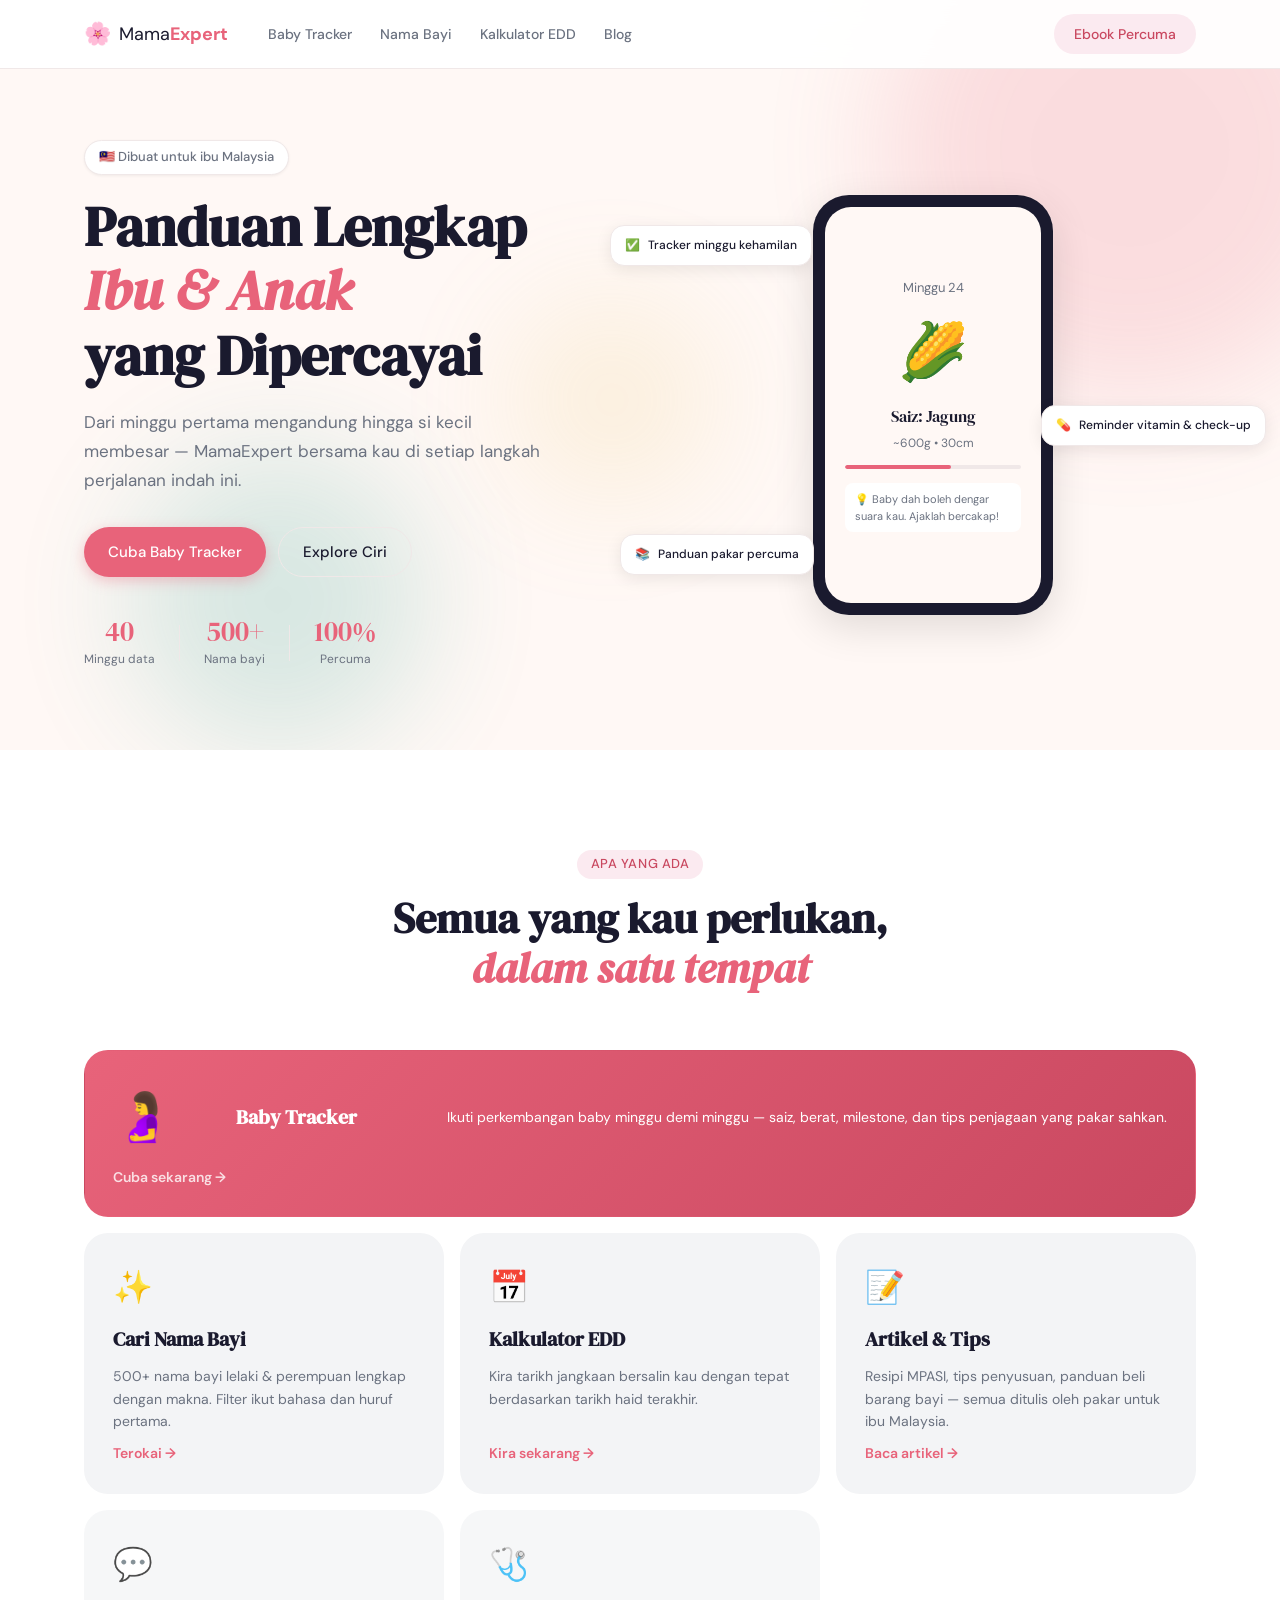
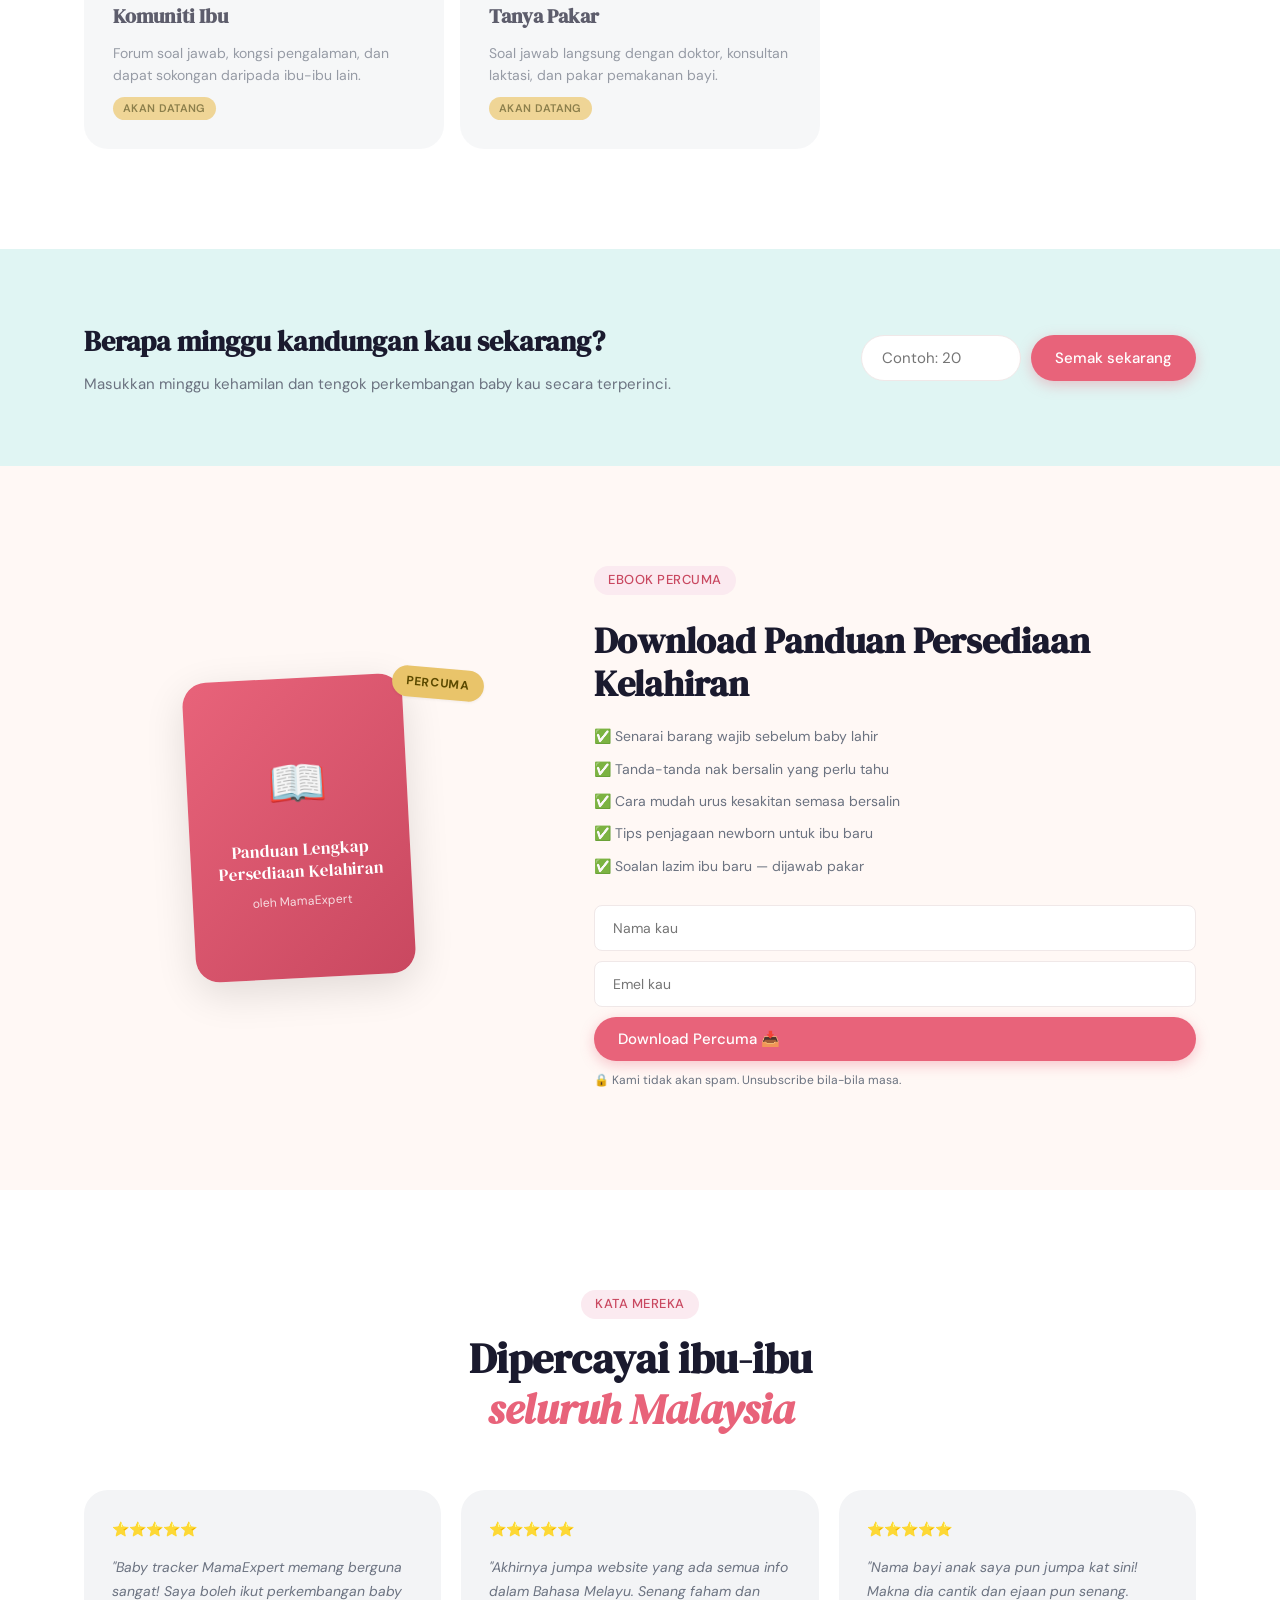
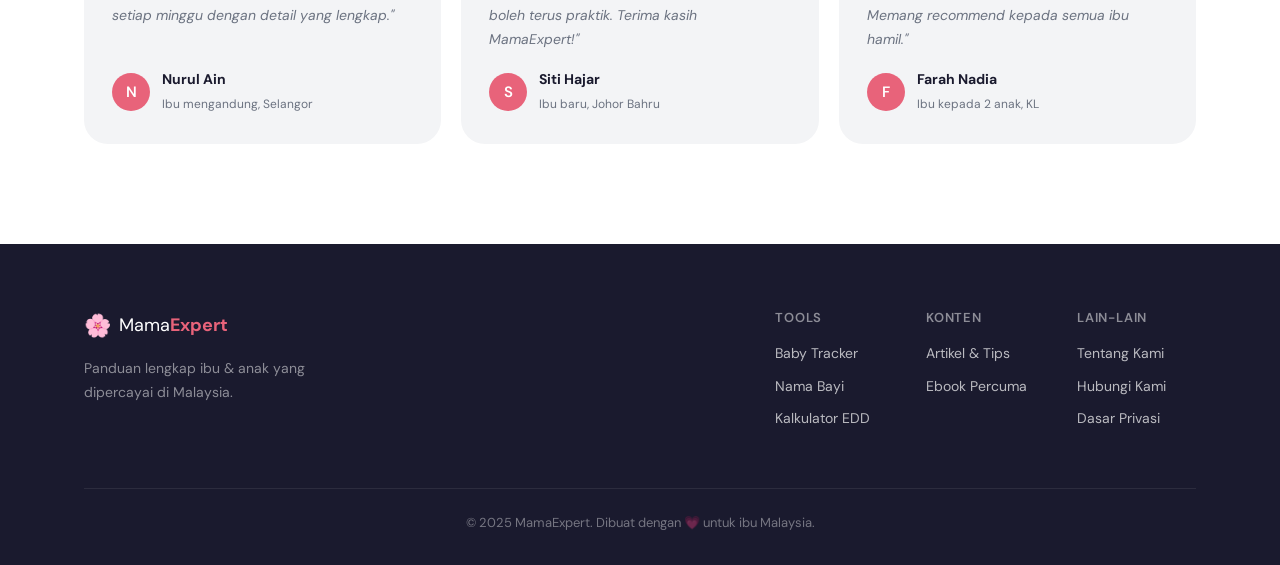
<file: index.html>
<!DOCTYPE html>
<html lang="ms">
<head>
  <meta charset="UTF-8" />
  <meta name="viewport" content="width=device-width, initial-scale=1.0" />
  <meta name="description" content="MamaExpert — Panduan lengkap untuk ibu hamil dan ibu baru di Malaysia. Baby tracker, tips penjagaan, nama bayi, dan lebih lagi." />
  <title>MamaExpert | Panduan Ibu & Anak Malaysia</title>
  <link rel="preconnect" href="https://fonts.googleapis.com" />
  <link rel="preconnect" href="https://fonts.gstatic.com" crossorigin />
  <link href="https://fonts.googleapis.com/css2?family=DM+Serif+Display:ital@0;1&family=DM+Sans:wght@300;400;500;600&display=swap" rel="stylesheet" />
  <link rel="stylesheet" href="css/style.css" />
</head>
<body>

  <!-- NAV -->
  <nav class="nav" id="nav">
    <div class="nav-inner">
      <a href="index.html" class="logo">
        <span class="logo-icon">🌸</span>
        <span class="logo-text">Mama<strong>Expert</strong></span>
      </a>
      <ul class="nav-links">
        <li><a href="pages/tracker.html">Baby Tracker</a></li>
        <li><a href="pages/nama-bayi.html">Nama Bayi</a></li>
        <li><a href="pages/kalkulator.html">Kalkulator EDD</a></li>
        <li><a href="pages/blog/">Blog</a></li>
      </ul>
      <a href="#ebook" class="btn btn-nav">Ebook Percuma</a>
      <button class="burger" id="burger" aria-label="Menu">
        <span></span><span></span><span></span>
      </button>
    </div>
    <div class="mobile-menu" id="mobileMenu">
      <a href="pages/tracker.html">Baby Tracker</a>
      <a href="pages/nama-bayi.html">Nama Bayi</a>
      <a href="pages/kalkulator.html">Kalkulator EDD</a>
      <a href="pages/blog/">Blog</a>
      <a href="#ebook" class="btn btn-nav">Ebook Percuma</a>
    </div>
  </nav>

  <!-- HERO -->
  <section class="hero">
    <div class="hero-bg">
      <div class="blob blob-1"></div>
      <div class="blob blob-2"></div>
      <div class="blob blob-3"></div>
    </div>
    <div class="container hero-inner">
      <div class="hero-text">
        <div class="hero-badge">🇲🇾 Dibuat untuk ibu Malaysia</div>
        <h1 class="hero-title">
          Panduan Lengkap<br />
          <em>Ibu & Anak</em><br />
          yang Dipercayai
        </h1>
        <p class="hero-desc">
          Dari minggu pertama mengandung hingga si kecil membesar —
          MamaExpert bersama kau di setiap langkah perjalanan indah ini.
        </p>
        <div class="hero-cta">
          <a href="pages/tracker.html" class="btn btn-primary">Cuba Baby Tracker</a>
          <a href="#features" class="btn btn-ghost">Explore Ciri</a>
        </div>
        <div class="hero-stats">
          <div class="stat-item">
            <span class="stat-num">40</span>
            <span class="stat-label">Minggu data</span>
          </div>
          <div class="stat-divider"></div>
          <div class="stat-item">
            <span class="stat-num">500+</span>
            <span class="stat-label">Nama bayi</span>
          </div>
          <div class="stat-divider"></div>
          <div class="stat-item">
            <span class="stat-num">100%</span>
            <span class="stat-label">Percuma</span>
          </div>
        </div>
      </div>
      <div class="hero-visual">
        <div class="phone-mockup">
          <div class="phone-screen">
            <div class="tracker-preview">
              <div class="tracker-week">Minggu <span id="weekNum">24</span></div>
              <div class="tracker-fruit">🌽</div>
              <div class="tracker-size">Saiz: Jagung</div>
              <div class="tracker-weight">~600g • 30cm</div>
              <div class="tracker-bar">
                <div class="tracker-fill" style="width: 60%"></div>
              </div>
              <div class="tracker-tip">
                💡 Baby dah boleh dengar suara kau. Ajaklah bercakap!
              </div>
            </div>
          </div>
        </div>
        <div class="float-card card-1">
          <span>✅</span> Tracker minggu kehamilan
        </div>
        <div class="float-card card-2">
          <span>💊</span> Reminder vitamin & check-up
        </div>
        <div class="float-card card-3">
          <span>📚</span> Panduan pakar percuma
        </div>
      </div>
    </div>
  </section>

  <!-- FEATURES -->
  <section class="features" id="features">
    <div class="container">
      <div class="section-header">
        <p class="section-tag">Apa yang ada</p>
        <h2 class="section-title">Semua yang kau perlukan,<br /><em>dalam satu tempat</em></h2>
      </div>
      <div class="features-grid">

        <a href="pages/tracker.html" class="feature-card feature-main">
          <div class="feature-icon">🤰</div>
          <h3>Baby Tracker</h3>
          <p>Ikuti perkembangan baby minggu demi minggu — saiz, berat, milestone, dan tips penjagaan yang pakar sahkan.</p>
          <span class="feature-link">Cuba sekarang →</span>
        </a>

        <a href="pages/nama-bayi.html" class="feature-card">
          <div class="feature-icon">✨</div>
          <h3>Cari Nama Bayi</h3>
          <p>500+ nama bayi lelaki & perempuan lengkap dengan makna. Filter ikut bahasa dan huruf pertama.</p>
          <span class="feature-link">Terokai →</span>
        </a>

        <a href="pages/kalkulator.html" class="feature-card">
          <div class="feature-icon">📅</div>
          <h3>Kalkulator EDD</h3>
          <p>Kira tarikh jangkaan bersalin kau dengan tepat berdasarkan tarikh haid terakhir.</p>
          <span class="feature-link">Kira sekarang →</span>
        </a>

        <a href="pages/blog/" class="feature-card">
          <div class="feature-icon">📝</div>
          <h3>Artikel & Tips</h3>
          <p>Resipi MPASI, tips penyusuan, panduan beli barang bayi — semua ditulis oleh pakar untuk ibu Malaysia.</p>
          <span class="feature-link">Baca artikel →</span>
        </a>

        <div class="feature-card feature-coming">
          <div class="feature-icon">💬</div>
          <h3>Komuniti Ibu</h3>
          <p>Forum soal jawab, kongsi pengalaman, dan dapat sokongan daripada ibu-ibu lain.</p>
          <span class="coming-badge">Akan datang</span>
        </div>

        <div class="feature-card feature-coming">
          <div class="feature-icon">🩺</div>
          <h3>Tanya Pakar</h3>
          <p>Soal jawab langsung dengan doktor, konsultan laktasi, dan pakar pemakanan bayi.</p>
          <span class="coming-badge">Akan datang</span>
        </div>

      </div>
    </div>
  </section>

  <!-- TRACKER CTA -->
  <section class="tracker-cta">
    <div class="container">
      <div class="tracker-cta-inner">
        <div class="tracker-cta-text">
          <h2>Berapa minggu kandungan kau sekarang?</h2>
          <p>Masukkan minggu kehamilan dan tengok perkembangan baby kau secara terperinci.</p>
        </div>
        <div class="tracker-cta-input">
          <input type="number" id="quickWeek" placeholder="Contoh: 20" min="1" max="40" />
          <button class="btn btn-primary" onclick="goToTracker()">Semak sekarang</button>
        </div>
      </div>
    </div>
  </section>

  <!-- EBOOK -->
  <section class="ebook" id="ebook">
    <div class="container">
      <div class="ebook-inner">
        <div class="ebook-visual">
          <div class="ebook-cover">
            <div class="ebook-cover-inner">
              <div class="ebook-icon">📖</div>
              <div class="ebook-cover-title">Panduan Lengkap<br />Persediaan Kelahiran</div>
              <div class="ebook-cover-sub">oleh MamaExpert</div>
            </div>
          </div>
          <div class="ebook-badge">PERCUMA</div>
        </div>
        <div class="ebook-text">
          <p class="section-tag">Ebook percuma</p>
          <h2>Download Panduan Persediaan Kelahiran</h2>
          <ul class="ebook-list">
            <li>✅ Senarai barang wajib sebelum baby lahir</li>
            <li>✅ Tanda-tanda nak bersalin yang perlu tahu</li>
            <li>✅ Cara mudah urus kesakitan semasa bersalin</li>
            <li>✅ Tips penjagaan newborn untuk ibu baru</li>
            <li>✅ Soalan lazim ibu baru — dijawab pakar</li>
          </ul>
          <form class="ebook-form" onsubmit="submitEbook(event)">
            <input type="text" placeholder="Nama kau" required />
            <input type="email" placeholder="Emel kau" required />
            <button type="submit" class="btn btn-primary">Download Percuma 📥</button>
          </form>
          <p class="ebook-note">🔒 Kami tidak akan spam. Unsubscribe bila-bila masa.</p>
        </div>
      </div>
    </div>
  </section>

  <!-- TESTIMONIAL -->
  <section class="testimonials">
    <div class="container">
      <div class="section-header">
        <p class="section-tag">Kata mereka</p>
        <h2 class="section-title">Dipercayai ibu-ibu<br /><em>seluruh Malaysia</em></h2>
      </div>
      <div class="testi-grid">
        <div class="testi-card">
          <div class="testi-stars">⭐⭐⭐⭐⭐</div>
          <p>"Baby tracker MamaExpert memang berguna sangat! Saya boleh ikut perkembangan baby setiap minggu dengan detail yang lengkap."</p>
          <div class="testi-author">
            <div class="testi-avatar">N</div>
            <div>
              <strong>Nurul Ain</strong>
              <span>Ibu mengandung, Selangor</span>
            </div>
          </div>
        </div>
        <div class="testi-card">
          <div class="testi-stars">⭐⭐⭐⭐⭐</div>
          <p>"Akhirnya jumpa website yang ada semua info dalam Bahasa Melayu. Senang faham dan boleh terus praktik. Terima kasih MamaExpert!"</p>
          <div class="testi-author">
            <div class="testi-avatar">S</div>
            <div>
              <strong>Siti Hajar</strong>
              <span>Ibu baru, Johor Bahru</span>
            </div>
          </div>
        </div>
        <div class="testi-card">
          <div class="testi-stars">⭐⭐⭐⭐⭐</div>
          <p>"Nama bayi anak saya pun jumpa kat sini! Makna dia cantik dan ejaan pun senang. Memang recommend kepada semua ibu hamil."</p>
          <div class="testi-author">
            <div class="testi-avatar">F</div>
            <div>
              <strong>Farah Nadia</strong>
              <span>Ibu kepada 2 anak, KL</span>
            </div>
          </div>
        </div>
      </div>
    </div>
  </section>

  <!-- FOOTER -->
  <footer class="footer">
    <div class="container">
      <div class="footer-inner">
        <div class="footer-brand">
          <a href="index.html" class="logo">
            <span class="logo-icon">🌸</span>
            <span class="logo-text">Mama<strong>Expert</strong></span>
          </a>
          <p>Panduan lengkap ibu & anak yang dipercayai di Malaysia.</p>
        </div>
        <div class="footer-links">
          <div class="footer-col">
            <h4>Tools</h4>
            <a href="pages/tracker.html">Baby Tracker</a>
            <a href="pages/nama-bayi.html">Nama Bayi</a>
            <a href="pages/kalkulator.html">Kalkulator EDD</a>
          </div>
          <div class="footer-col">
            <h4>Konten</h4>
            <a href="pages/blog/">Artikel & Tips</a>
            <a href="#ebook">Ebook Percuma</a>
          </div>
          <div class="footer-col">
            <h4>Lain-lain</h4>
            <a href="#">Tentang Kami</a>
            <a href="#">Hubungi Kami</a>
            <a href="#">Dasar Privasi</a>
          </div>
        </div>
      </div>
      <div class="footer-bottom">
        <p>© 2025 MamaExpert. Dibuat dengan 💗 untuk ibu Malaysia.</p>
      </div>
    </div>
  </footer>

  <script src="js/main.js"></script>
</body>
</html>
</file>
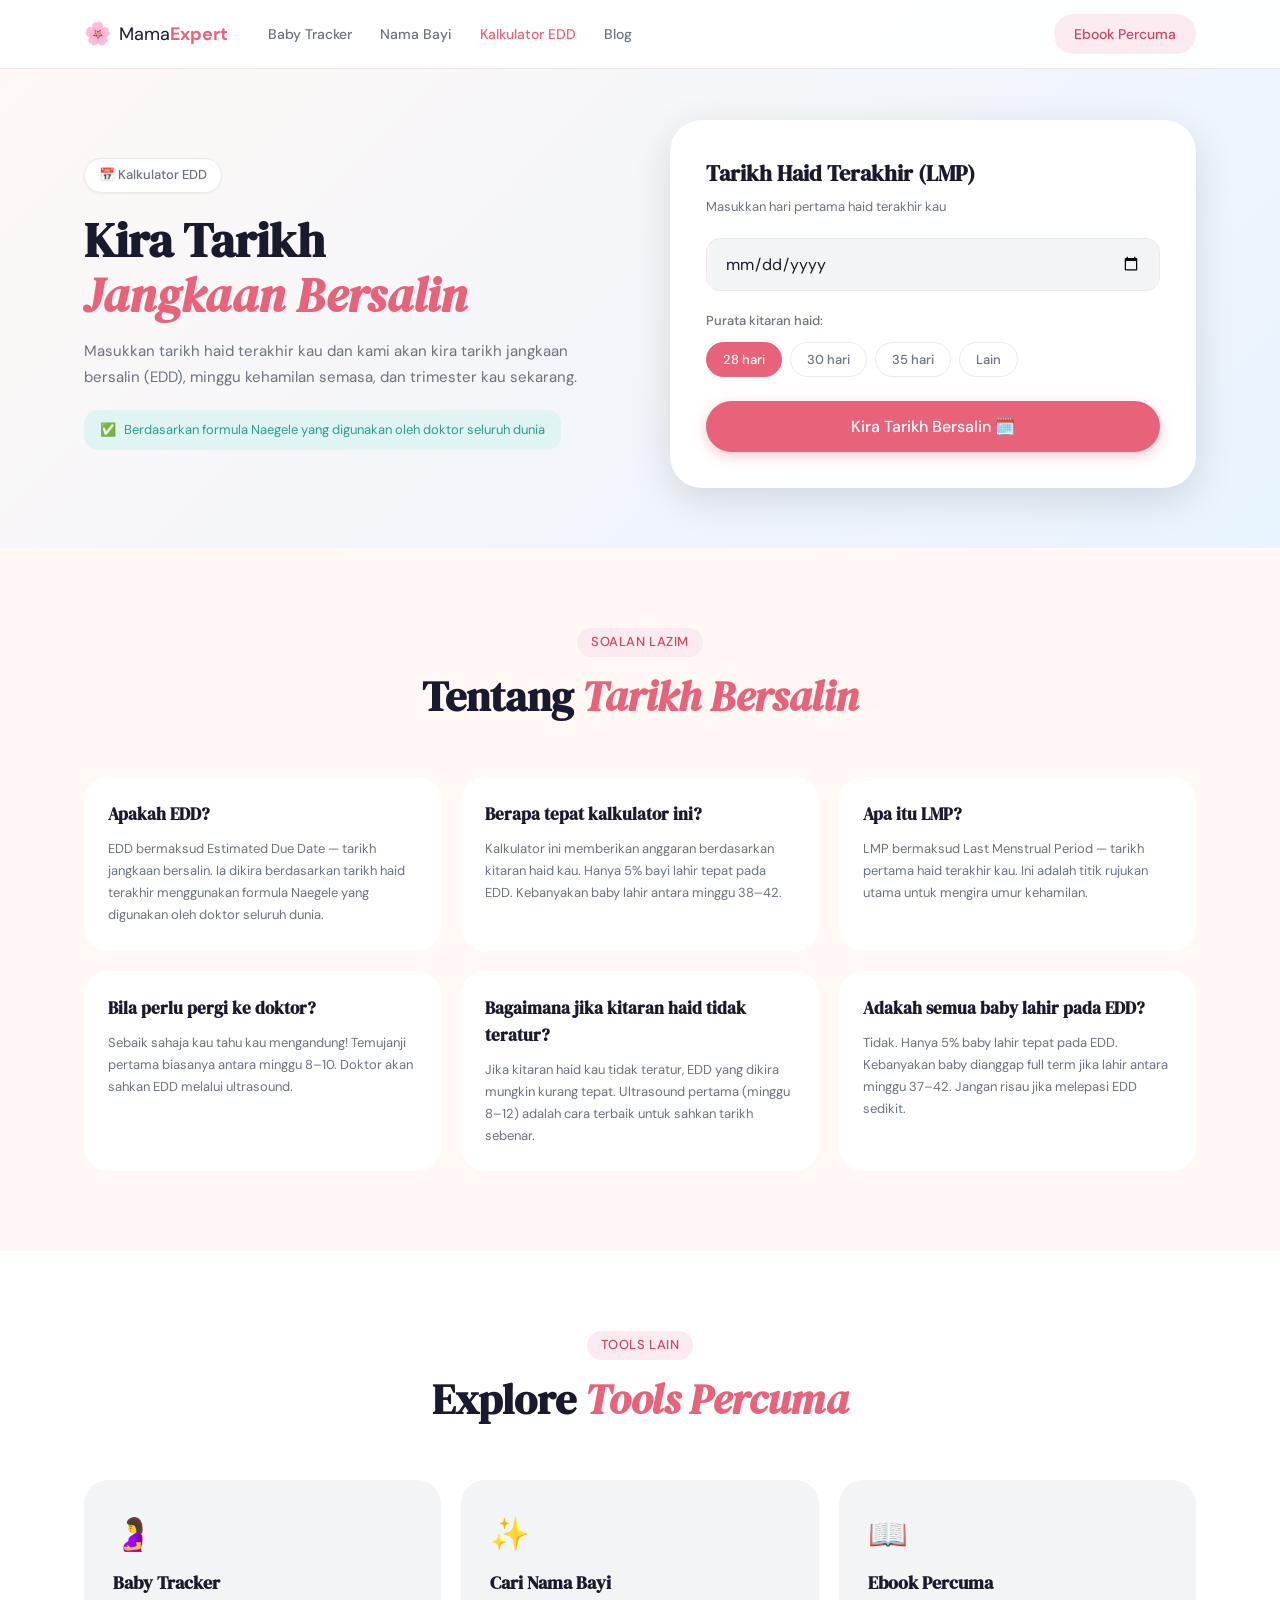
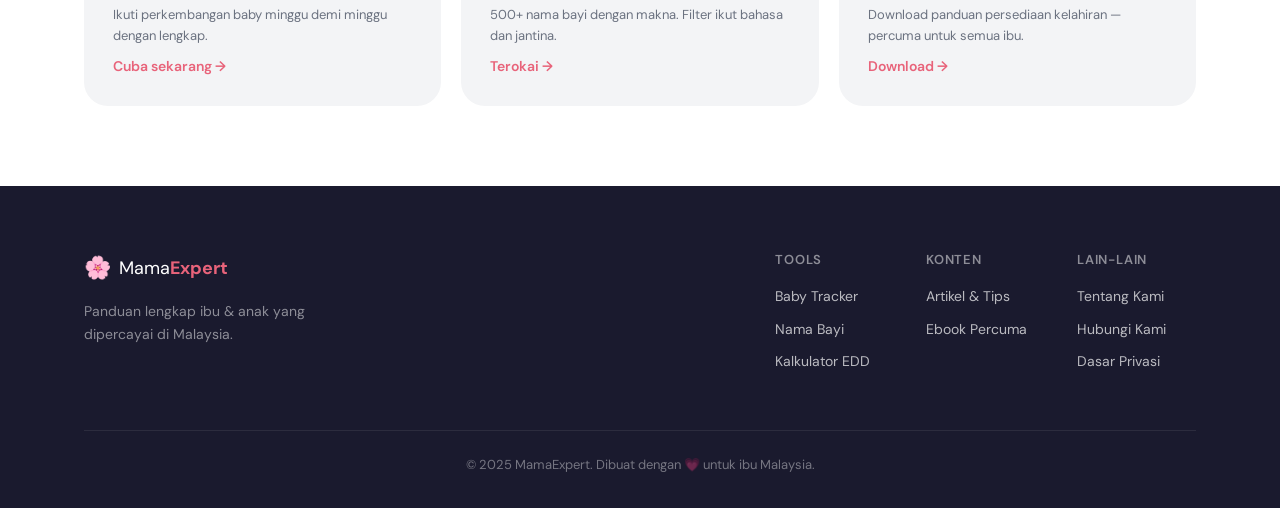
<file: pages/kalkulator.html>
<!DOCTYPE html>
<html lang="ms">
<head>
  <meta charset="UTF-8" />
  <meta name="viewport" content="width=device-width, initial-scale=1.0" />
  <meta name="description" content="Kalkulator tarikh bersalin (EDD) percuma — kira tarikh jangkaan bersalin kau berdasarkan tarikh haid terakhir. Tepat dan mudah digunakan." />
  <title>Kalkulator Tarikh Bersalin EDD | MamaExpert</title>
  <link rel="preconnect" href="https://fonts.googleapis.com" />
  <link rel="preconnect" href="https://fonts.gstatic.com" crossorigin />
  <link href="https://fonts.googleapis.com/css2?family=DM+Serif+Display:ital@0;1&family=DM+Sans:wght@300;400;500;600&display=swap" rel="stylesheet" />
  <link rel="stylesheet" href="../css/style.css" />
  <link rel="stylesheet" href="../css/kalkulator.css" />
</head>
<body>

  <!-- NAV -->
  <nav class="nav" id="nav">
    <div class="nav-inner">
      <a href="../index.html" class="logo">
        <span class="logo-icon">🌸</span>
        <span class="logo-text">Mama<strong>Expert</strong></span>
      </a>
      <ul class="nav-links">
        <li><a href="tracker.html">Baby Tracker</a></li>
        <li><a href="nama-bayi.html">Nama Bayi</a></li>
        <li><a href="kalkulator.html" style="color:var(--rose)">Kalkulator EDD</a></li>
        <li><a href="blog/">Blog</a></li>
      </ul>
      <a href="../index.html#ebook" class="btn btn-nav">Ebook Percuma</a>
      <button class="burger" id="burger" aria-label="Menu">
        <span></span><span></span><span></span>
      </button>
    </div>
    <div class="mobile-menu" id="mobileMenu">
      <a href="tracker.html">Baby Tracker</a>
      <a href="nama-bayi.html">Nama Bayi</a>
      <a href="kalkulator.html">Kalkulator EDD</a>
      <a href="blog/">Blog</a>
    </div>
  </nav>

  <!-- HERO -->
  <section class="kalk-hero">
    <div class="container">
      <div class="kalk-hero-inner">
        <div class="kalk-hero-text">
          <div class="hero-badge">📅 Kalkulator EDD</div>
          <h1>Kira Tarikh<br /><em>Jangkaan Bersalin</em></h1>
          <p>Masukkan tarikh haid terakhir kau dan kami akan kira tarikh jangkaan bersalin (EDD), minggu kehamilan semasa, dan trimester kau sekarang.</p>
          <div class="accuracy-badge">
            <span>✅</span>
            <span>Berdasarkan formula Naegele yang digunakan oleh doktor seluruh dunia</span>
          </div>
        </div>

        <!-- CALCULATOR CARD -->
        <div class="calc-card">
          <div class="calc-step" id="step1">
            <h3>Tarikh Haid Terakhir (LMP)</h3>
            <p class="calc-desc">Masukkan hari pertama haid terakhir kau</p>
            <input type="date" id="lmpDate" class="date-input" />
            <div class="cycle-row">
              <label>Purata kitaran haid:</label>
              <div class="cycle-options">
                <button class="cycle-btn active" data-days="28">28 hari</button>
                <button class="cycle-btn" data-days="30">30 hari</button>
                <button class="cycle-btn" data-days="35">35 hari</button>
                <button class="cycle-btn custom" data-days="custom">Lain</button>
              </div>
              <input type="number" id="customCycle" class="custom-cycle hidden" placeholder="Hari" min="21" max="45" />
            </div>
            <button class="btn btn-primary calc-btn" onclick="calculateEDD()">
              Kira Tarikh Bersalin 🗓️
            </button>
          </div>
        </div>
      </div>
    </div>
  </section>

  <!-- RESULT SECTION -->
  <section class="result-section hidden" id="resultSection">
    <div class="container">

      <div class="result-hero-card">
        <div class="result-hero-left">
          <div class="result-label">Tarikh Jangkaan Bersalin</div>
          <div class="result-edd" id="resultEDD">—</div>
          <div class="result-day" id="resultDay">—</div>
        </div>
        <div class="result-hero-right">
          <div class="result-stat">
            <span class="rs-icon">🤰</span>
            <div>
              <div class="rs-label">Minggu kehamilan</div>
              <div class="rs-val" id="resultWeeks">—</div>
            </div>
          </div>
          <div class="result-stat">
            <span class="rs-icon">📊</span>
            <div>
              <div class="rs-label">Trimester</div>
              <div class="rs-val" id="resultTrimester">—</div>
            </div>
          </div>
          <div class="result-stat">
            <span class="rs-icon">⏳</span>
            <div>
              <div class="rs-label">Baki hari</div>
              <div class="rs-val" id="resultDaysLeft">—</div>
            </div>
          </div>
          <div class="result-stat">
            <span class="rs-icon">🍀</span>
            <div>
              <div class="rs-label">Peratus selesai</div>
              <div class="rs-val" id="resultPct">—</div>
            </div>
          </div>
        </div>
      </div>

      <!-- Progress bar -->
      <div class="preg-progress-card">
        <div class="preg-prog-header">
          <span>Perjalanan kehamilan kau</span>
          <span id="progLabel">—</span>
        </div>
        <div class="preg-prog-bar">
          <div class="preg-prog-fill" id="progFill" style="width:0%"></div>
          <div class="tri-marker" style="left:30%"><span>T2</span></div>
          <div class="tri-marker" style="left:65%"><span>T3</span></div>
        </div>
        <div class="preg-prog-labels">
          <span>Minggu 1</span>
          <span>Minggu 13</span>
          <span>Minggu 27</span>
          <span>Minggu 40</span>
        </div>
      </div>

      <!-- Timeline -->
      <div class="timeline-card">
        <h3>📅 Tarikh Penting Kehamilan Kau</h3>
        <div class="timeline" id="timeline">
          <!-- filled by JS -->
        </div>
      </div>

      <!-- Trimester info -->
      <div class="trimester-cards" id="trimesterInfo">
        <!-- filled by JS -->
      </div>

      <!-- CTA -->
      <div class="result-cta">
        <div class="result-cta-text">
          <h3>Nak tahu perkembangan baby minggu ini?</h3>
          <p>Guna Baby Tracker kami untuk tengok saiz baby, milestone, dan tips penjagaan untuk minggu <span id="ctaWeek">—</span>.</p>
        </div>
        <a href="#" id="trackerLink" class="btn btn-primary">Buka Baby Tracker →</a>
      </div>

      <!-- Recalculate -->
      <div style="text-align:center; margin-top: 24px;">
        <button class="btn btn-ghost" onclick="resetCalc()">🔄 Kira Semula</button>
      </div>

    </div>
  </section>

  <!-- FAQ -->
  <section class="faq-section">
    <div class="container">
      <div class="section-header">
        <p class="section-tag">Soalan Lazim</p>
        <h2 class="section-title">Tentang <em>Tarikh Bersalin</em></h2>
      </div>
      <div class="faq-grid">
        <div class="faq-item">
          <h4>Apakah EDD?</h4>
          <p>EDD bermaksud Estimated Due Date — tarikh jangkaan bersalin. Ia dikira berdasarkan tarikh haid terakhir menggunakan formula Naegele yang digunakan oleh doktor seluruh dunia.</p>
        </div>
        <div class="faq-item">
          <h4>Berapa tepat kalkulator ini?</h4>
          <p>Kalkulator ini memberikan anggaran berdasarkan kitaran haid kau. Hanya 5% bayi lahir tepat pada EDD. Kebanyakan baby lahir antara minggu 38–42.</p>
        </div>
        <div class="faq-item">
          <h4>Apa itu LMP?</h4>
          <p>LMP bermaksud Last Menstrual Period — tarikh pertama haid terakhir kau. Ini adalah titik rujukan utama untuk mengira umur kehamilan.</p>
        </div>
        <div class="faq-item">
          <h4>Bila perlu pergi ke doktor?</h4>
          <p>Sebaik sahaja kau tahu kau mengandung! Temujanji pertama biasanya antara minggu 8–10. Doktor akan sahkan EDD melalui ultrasound.</p>
        </div>
        <div class="faq-item">
          <h4>Bagaimana jika kitaran haid tidak teratur?</h4>
          <p>Jika kitaran haid kau tidak teratur, EDD yang dikira mungkin kurang tepat. Ultrasound pertama (minggu 8–12) adalah cara terbaik untuk sahkan tarikh sebenar.</p>
        </div>
        <div class="faq-item">
          <h4>Adakah semua baby lahir pada EDD?</h4>
          <p>Tidak. Hanya 5% baby lahir tepat pada EDD. Kebanyakan baby dianggap full term jika lahir antara minggu 37–42. Jangan risau jika melepasi EDD sedikit.</p>
        </div>
      </div>
    </div>
  </section>

  <!-- OTHER TOOLS -->
  <section class="other-tools">
    <div class="container">
      <div class="section-header">
        <p class="section-tag">Tools lain</p>
        <h2 class="section-title">Explore <em>Tools Percuma</em></h2>
      </div>
      <div class="tools-grid">
        <a href="tracker.html" class="tool-card">
          <span class="tool-icon">🤰</span>
          <h4>Baby Tracker</h4>
          <p>Ikuti perkembangan baby minggu demi minggu dengan lengkap.</p>
          <span class="feature-link">Cuba sekarang →</span>
        </a>
        <a href="nama-bayi.html" class="tool-card">
          <span class="tool-icon">✨</span>
          <h4>Cari Nama Bayi</h4>
          <p>500+ nama bayi dengan makna. Filter ikut bahasa dan jantina.</p>
          <span class="feature-link">Terokai →</span>
        </a>
        <a href="../index.html#ebook" class="tool-card">
          <span class="tool-icon">📖</span>
          <h4>Ebook Percuma</h4>
          <p>Download panduan persediaan kelahiran — percuma untuk semua ibu.</p>
          <span class="feature-link">Download →</span>
        </a>
      </div>
    </div>
  </section>

  <!-- FOOTER -->
  <footer class="footer">
    <div class="container">
      <div class="footer-inner">
        <div class="footer-brand">
          <a href="../index.html" class="logo">
            <span class="logo-icon">🌸</span>
            <span class="logo-text">Mama<strong>Expert</strong></span>
          </a>
          <p>Panduan lengkap ibu & anak yang dipercayai di Malaysia.</p>
        </div>
        <div class="footer-links">
          <div class="footer-col">
            <h4>Tools</h4>
            <a href="tracker.html">Baby Tracker</a>
            <a href="nama-bayi.html">Nama Bayi</a>
            <a href="kalkulator.html">Kalkulator EDD</a>
          </div>
          <div class="footer-col">
            <h4>Konten</h4>
            <a href="blog/">Artikel & Tips</a>
            <a href="../index.html#ebook">Ebook Percuma</a>
          </div>
          <div class="footer-col">
            <h4>Lain-lain</h4>
            <a href="#">Tentang Kami</a>
            <a href="#">Hubungi Kami</a>
            <a href="#">Dasar Privasi</a>
          </div>
        </div>
      </div>
      <div class="footer-bottom">
        <p>© 2025 MamaExpert. Dibuat dengan 💗 untuk ibu Malaysia.</p>
      </div>
    </div>
  </footer>

  <script src="../js/main.js"></script>
  <script src="../js/kalkulator.js"></script>
</body>
</html>
</file>
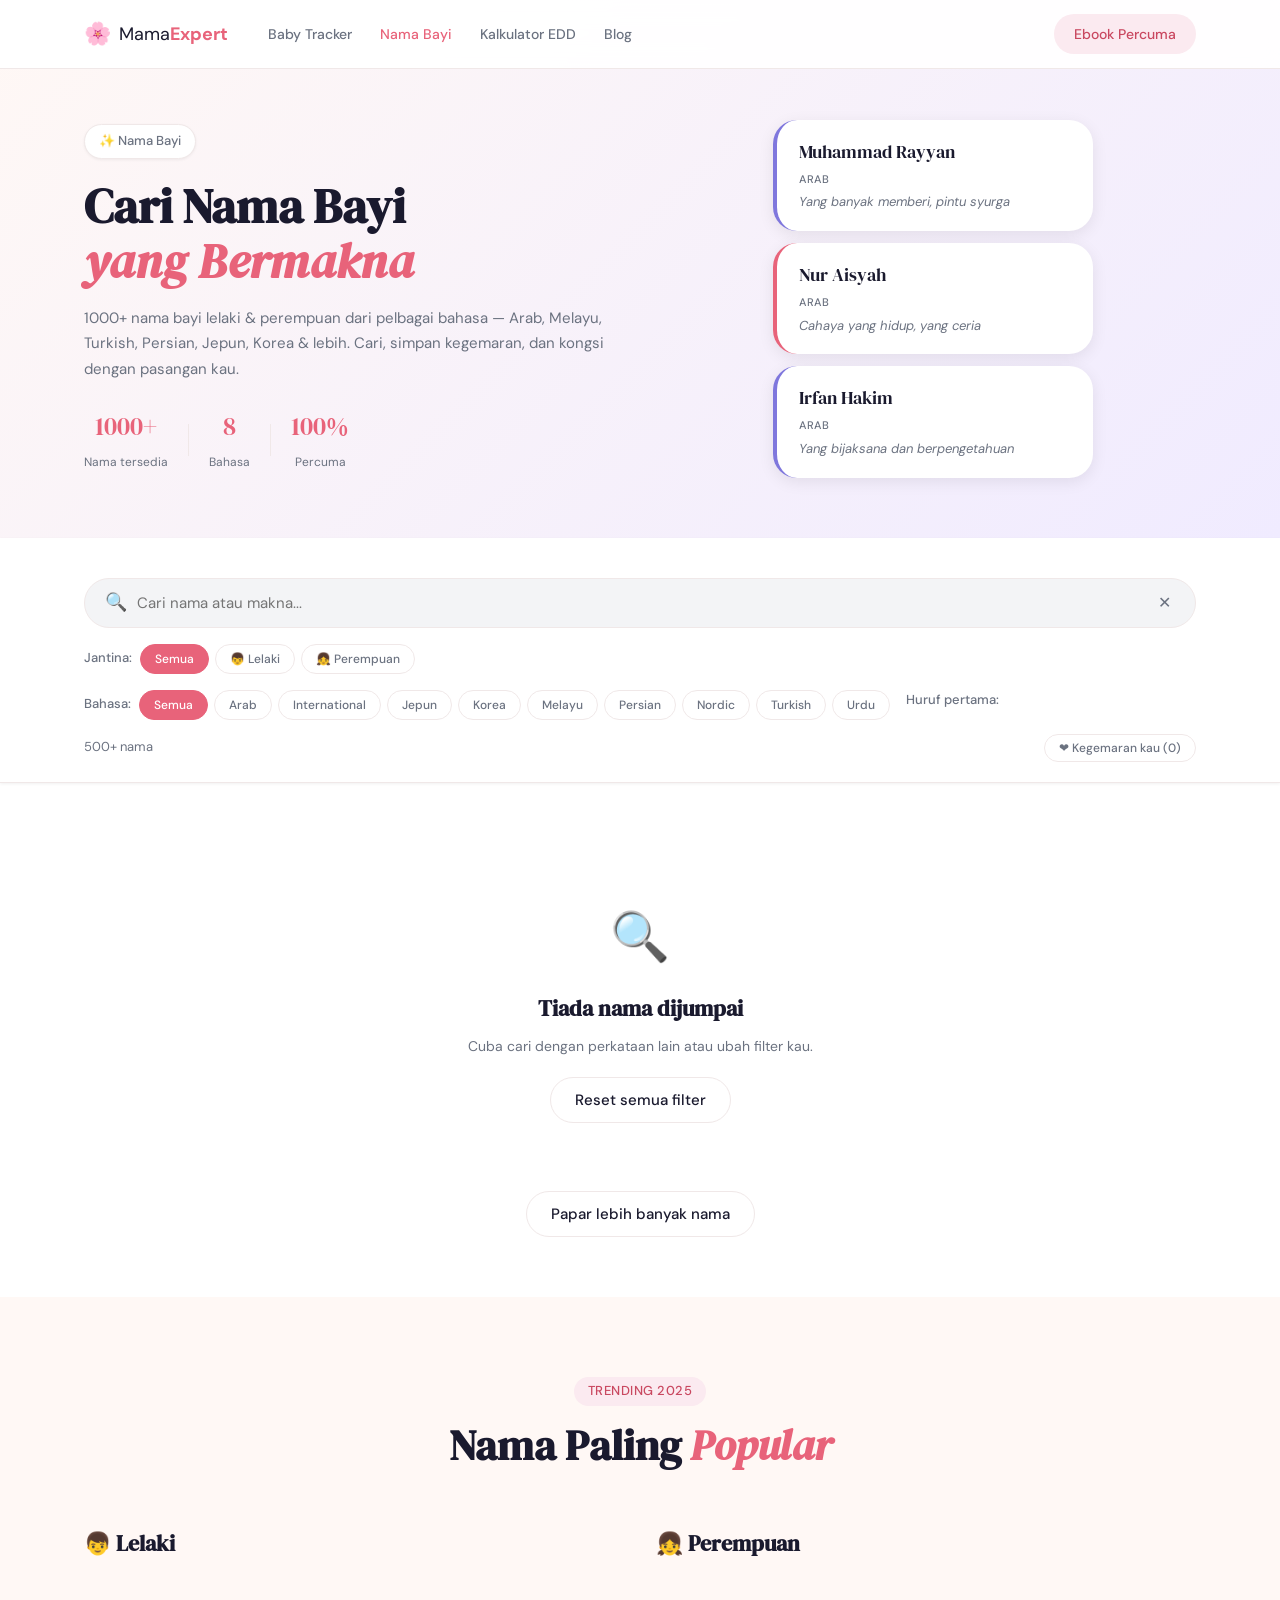
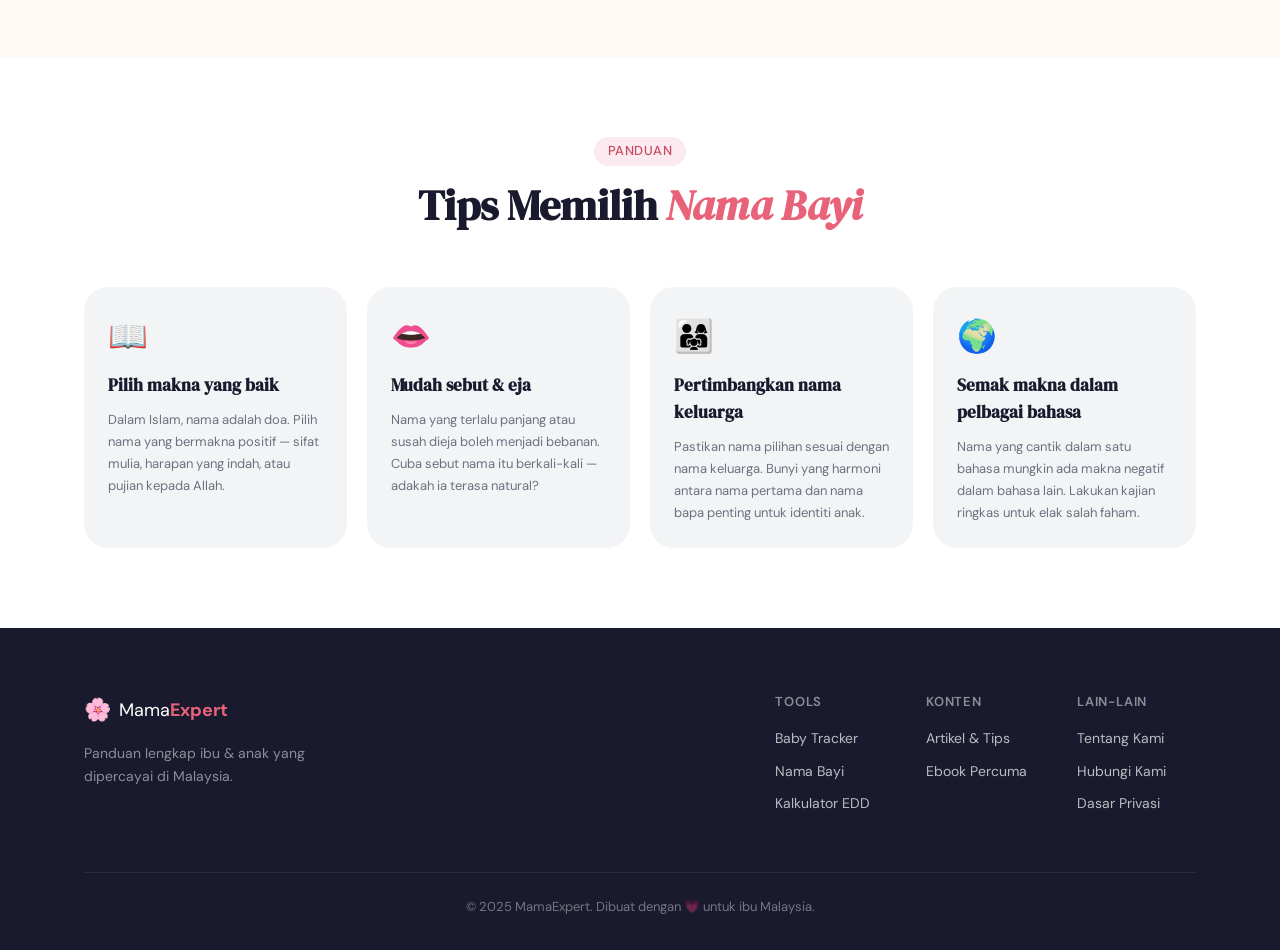
<file: pages/nama-bayi.html>
<!DOCTYPE html>
<html lang="ms">
<head>
  <meta charset="UTF-8" />
  <meta name="viewport" content="width=device-width, initial-scale=1.0" />
  <meta name="description" content="Cari nama bayi lelaki dan perempuan Islam yang bermakna. 500+ nama bayi dengan makna dalam Bahasa Arab, Melayu dan Jawa. Filter ikut huruf dan jantina." />
  <title>Nama Bayi Islam Bermakna 2025 | MamaExpert</title>
  <link rel="preconnect" href="https://fonts.googleapis.com" />
  <link rel="preconnect" href="https://fonts.gstatic.com" crossorigin />
  <link href="https://fonts.googleapis.com/css2?family=DM+Serif+Display:ital@0;1&family=DM+Sans:wght@300;400;500;600&display=swap" rel="stylesheet" />
  <link rel="stylesheet" href="../css/style.css" />
  <link rel="stylesheet" href="../css/nama-bayi.css" />
</head>
<body>

  <!-- NAV -->
  <nav class="nav" id="nav">
    <div class="nav-inner">
      <a href="../index.html" class="logo">
        <span class="logo-icon">🌸</span>
        <span class="logo-text">Mama<strong>Expert</strong></span>
      </a>
      <ul class="nav-links">
        <li><a href="tracker.html">Baby Tracker</a></li>
        <li><a href="nama-bayi.html" style="color:var(--rose)">Nama Bayi</a></li>
        <li><a href="kalkulator.html">Kalkulator EDD</a></li>
        <li><a href="blog/">Blog</a></li>
      </ul>
      <a href="../index.html#ebook" class="btn btn-nav">Ebook Percuma</a>
      <button class="burger" id="burger" aria-label="Menu">
        <span></span><span></span><span></span>
      </button>
    </div>
    <div class="mobile-menu" id="mobileMenu">
      <a href="tracker.html">Baby Tracker</a>
      <a href="nama-bayi.html">Nama Bayi</a>
      <a href="kalkulator.html">Kalkulator EDD</a>
      <a href="blog/">Blog</a>
    </div>
  </nav>

  <!-- HERO -->
  <section class="nama-hero">
    <div class="container">
      <div class="nama-hero-inner">
        <div class="nama-hero-text">
          <div class="hero-badge">✨ Nama Bayi</div>
          <h1>Cari Nama Bayi<br /><em>yang Bermakna</em></h1>
          <p>1000+ nama bayi lelaki & perempuan dari pelbagai bahasa — Arab, Melayu, Turkish, Persian, Jepun, Korea & lebih. Cari, simpan kegemaran, dan kongsi dengan pasangan kau.</p>
          <div class="nama-stats">
            <div class="ns-item"><span class="ns-num">1000+</span><span class="ns-label">Nama tersedia</span></div>
            <div class="ns-div"></div>
            <div class="ns-item"><span class="ns-num">8</span><span class="ns-label">Bahasa</span></div>
            <div class="ns-div"></div>
            <div class="ns-item"><span class="ns-num">100%</span><span class="ns-label">Percuma</span></div>
          </div>
        </div>
        <div class="nama-hero-visual">
          <div class="nama-card-preview">
            <div class="ncp-item boy">
              <div class="ncp-name">Muhammad Rayyan</div>
              <div class="ncp-lang">Arab</div>
              <div class="ncp-meaning">Yang banyak memberi, pintu syurga</div>
            </div>
            <div class="ncp-item girl">
              <div class="ncp-name">Nur Aisyah</div>
              <div class="ncp-lang">Arab</div>
              <div class="ncp-meaning">Cahaya yang hidup, yang ceria</div>
            </div>
            <div class="ncp-item boy">
              <div class="ncp-name">Irfan Hakim</div>
              <div class="ncp-lang">Arab</div>
              <div class="ncp-meaning">Yang bijaksana dan berpengetahuan</div>
            </div>
          </div>
        </div>
      </div>
    </div>
  </section>

  <!-- SEARCH & FILTER -->
  <section class="search-section">
    <div class="container">
      <div class="search-bar-wrapper">
        <div class="search-input-wrap">
          <span class="search-icon">🔍</span>
          <input type="text" id="searchInput" placeholder="Cari nama atau makna..." class="search-input" />
          <button class="clear-btn hidden" id="clearBtn" onclick="clearSearch()">✕</button>
        </div>
      </div>

      <div class="filter-row">
        <div class="filter-group">
          <span class="filter-label">Jantina:</span>
          <div class="filter-btns">
            <button class="filter-btn active" data-gender="all">Semua</button>
            <button class="filter-btn" data-gender="lelaki">👦 Lelaki</button>
            <button class="filter-btn" data-gender="perempuan">👧 Perempuan</button>
          </div>
        </div>
        <div class="filter-group">
          <span class="filter-label">Bahasa:</span>
          <div class="filter-btns" data-langgroup="true">
            <button class="filter-btn active" data-lang="all">Semua</button>
            <button class="filter-btn" data-lang="Arab">Arab</button>
            <button class="filter-btn" data-lang="Melayu">Melayu</button>
            <button class="filter-btn" data-lang="Turkish">Turkish</button>
            <button class="filter-btn" data-lang="Persian">Persian</button>
            <button class="filter-btn" data-lang="Urdu">Urdu</button>
            <button class="filter-btn" data-lang="Jepun">Jepun</button>
            <button class="filter-btn" data-lang="Korea">Korea</button>
            <button class="filter-btn" data-lang="Scandinavian">Nordic</button>
          </div>
        </div>
        <div class="filter-group">
          <span class="filter-label">Huruf pertama:</span>
          <div class="alpha-filter" id="alphaFilter">
            <!-- filled by JS -->
          </div>
        </div>
      </div>

      <div class="result-meta">
        <span id="resultCount">500+ nama</span>
        <button class="fav-toggle" id="favToggle" onclick="toggleFavView()">❤️ Kegemaran kau (<span id="favCount">0</span>)</button>
      </div>
    </div>
  </section>

  <!-- NAMA GRID -->
  <section class="nama-grid-section">
    <div class="container">
      <div class="nama-grid" id="namaGrid">
        <!-- filled by JS -->
      </div>
      <div class="no-result hidden" id="noResult">
        <div class="no-result-icon">🔍</div>
        <h3>Tiada nama dijumpai</h3>
        <p>Cuba cari dengan perkataan lain atau ubah filter kau.</p>
        <button class="btn btn-ghost" onclick="clearAll()">Reset semua filter</button>
      </div>
      <div class="load-more-wrap">
        <button class="btn btn-ghost" id="loadMoreBtn" onclick="loadMore()">Papar lebih banyak nama</button>
      </div>
    </div>
  </section>

  <!-- MODAL -->
  <div class="modal-overlay hidden" id="modalOverlay" onclick="closeModal()">
    <div class="modal" onclick="event.stopPropagation()">
      <button class="modal-close" onclick="closeModal()">✕</button>
      <div class="modal-content" id="modalContent">
        <!-- filled by JS -->
      </div>
    </div>
  </div>

  <!-- POPULAR -->
  <section class="popular-section">
    <div class="container">
      <div class="section-header">
        <p class="section-tag">Trending 2025</p>
        <h2 class="section-title">Nama Paling <em>Popular</em></h2>
      </div>
      <div class="popular-grid">
        <div class="popular-col">
          <h3>👦 Lelaki</h3>
          <div class="popular-list" id="popularLelaki"></div>
        </div>
        <div class="popular-col">
          <h3>👧 Perempuan</h3>
          <div class="popular-list" id="popularPerempuan"></div>
        </div>
      </div>
    </div>
  </section>

  <!-- TIPS -->
  <section class="tips-nama">
    <div class="container">
      <div class="section-header">
        <p class="section-tag">Panduan</p>
        <h2 class="section-title">Tips Memilih <em>Nama Bayi</em></h2>
      </div>
      <div class="tips-nama-grid">
        <div class="tip-nama-card">
          <div class="tip-nama-icon">📖</div>
          <h4>Pilih makna yang baik</h4>
          <p>Dalam Islam, nama adalah doa. Pilih nama yang bermakna positif — sifat mulia, harapan yang indah, atau pujian kepada Allah.</p>
        </div>
        <div class="tip-nama-card">
          <div class="tip-nama-icon">👄</div>
          <h4>Mudah sebut & eja</h4>
          <p>Nama yang terlalu panjang atau susah dieja boleh menjadi bebanan. Cuba sebut nama itu berkali-kali — adakah ia terasa natural?</p>
        </div>
        <div class="tip-nama-card">
          <div class="tip-nama-icon">👨‍👩‍👧</div>
          <h4>Pertimbangkan nama keluarga</h4>
          <p>Pastikan nama pilihan sesuai dengan nama keluarga. Bunyi yang harmoni antara nama pertama dan nama bapa penting untuk identiti anak.</p>
        </div>
        <div class="tip-nama-card">
          <div class="tip-nama-icon">🌍</div>
          <h4>Semak makna dalam pelbagai bahasa</h4>
          <p>Nama yang cantik dalam satu bahasa mungkin ada makna negatif dalam bahasa lain. Lakukan kajian ringkas untuk elak salah faham.</p>
        </div>
      </div>
    </div>
  </section>

  <!-- FOOTER -->
  <footer class="footer">
    <div class="container">
      <div class="footer-inner">
        <div class="footer-brand">
          <a href="../index.html" class="logo">
            <span class="logo-icon">🌸</span>
            <span class="logo-text">Mama<strong>Expert</strong></span>
          </a>
          <p>Panduan lengkap ibu & anak yang dipercayai di Malaysia.</p>
        </div>
        <div class="footer-links">
          <div class="footer-col">
            <h4>Tools</h4>
            <a href="tracker.html">Baby Tracker</a>
            <a href="nama-bayi.html">Nama Bayi</a>
            <a href="kalkulator.html">Kalkulator EDD</a>
          </div>
          <div class="footer-col">
            <h4>Konten</h4>
            <a href="blog/">Artikel & Tips</a>
            <a href="../index.html#ebook">Ebook Percuma</a>
          </div>
          <div class="footer-col">
            <h4>Lain-lain</h4>
            <a href="#">Tentang Kami</a>
            <a href="#">Hubungi Kami</a>
            <a href="#">Dasar Privasi</a>
          </div>
        </div>
      </div>
      <div class="footer-bottom">
        <p>© 2025 MamaExpert. Dibuat dengan 💗 untuk ibu Malaysia.</p>
      </div>
    </div>
  </footer>

  <script src="../js/main.js"></script>
  <script src="../js/nama-data-1.js"></script>
  <script src="../js/nama-data-2.js"></script>
  <script src="../js/nama-data-3.js"></script>
  <script src="../js/nama-data-4.js"></script>
  <script src="../js/nama-data-5.js"></script>
  <script src="../js/nama-data-6.js"></script>
  <script src="../js/nama-bayi.js"></script>
</body>
</html>
</file>
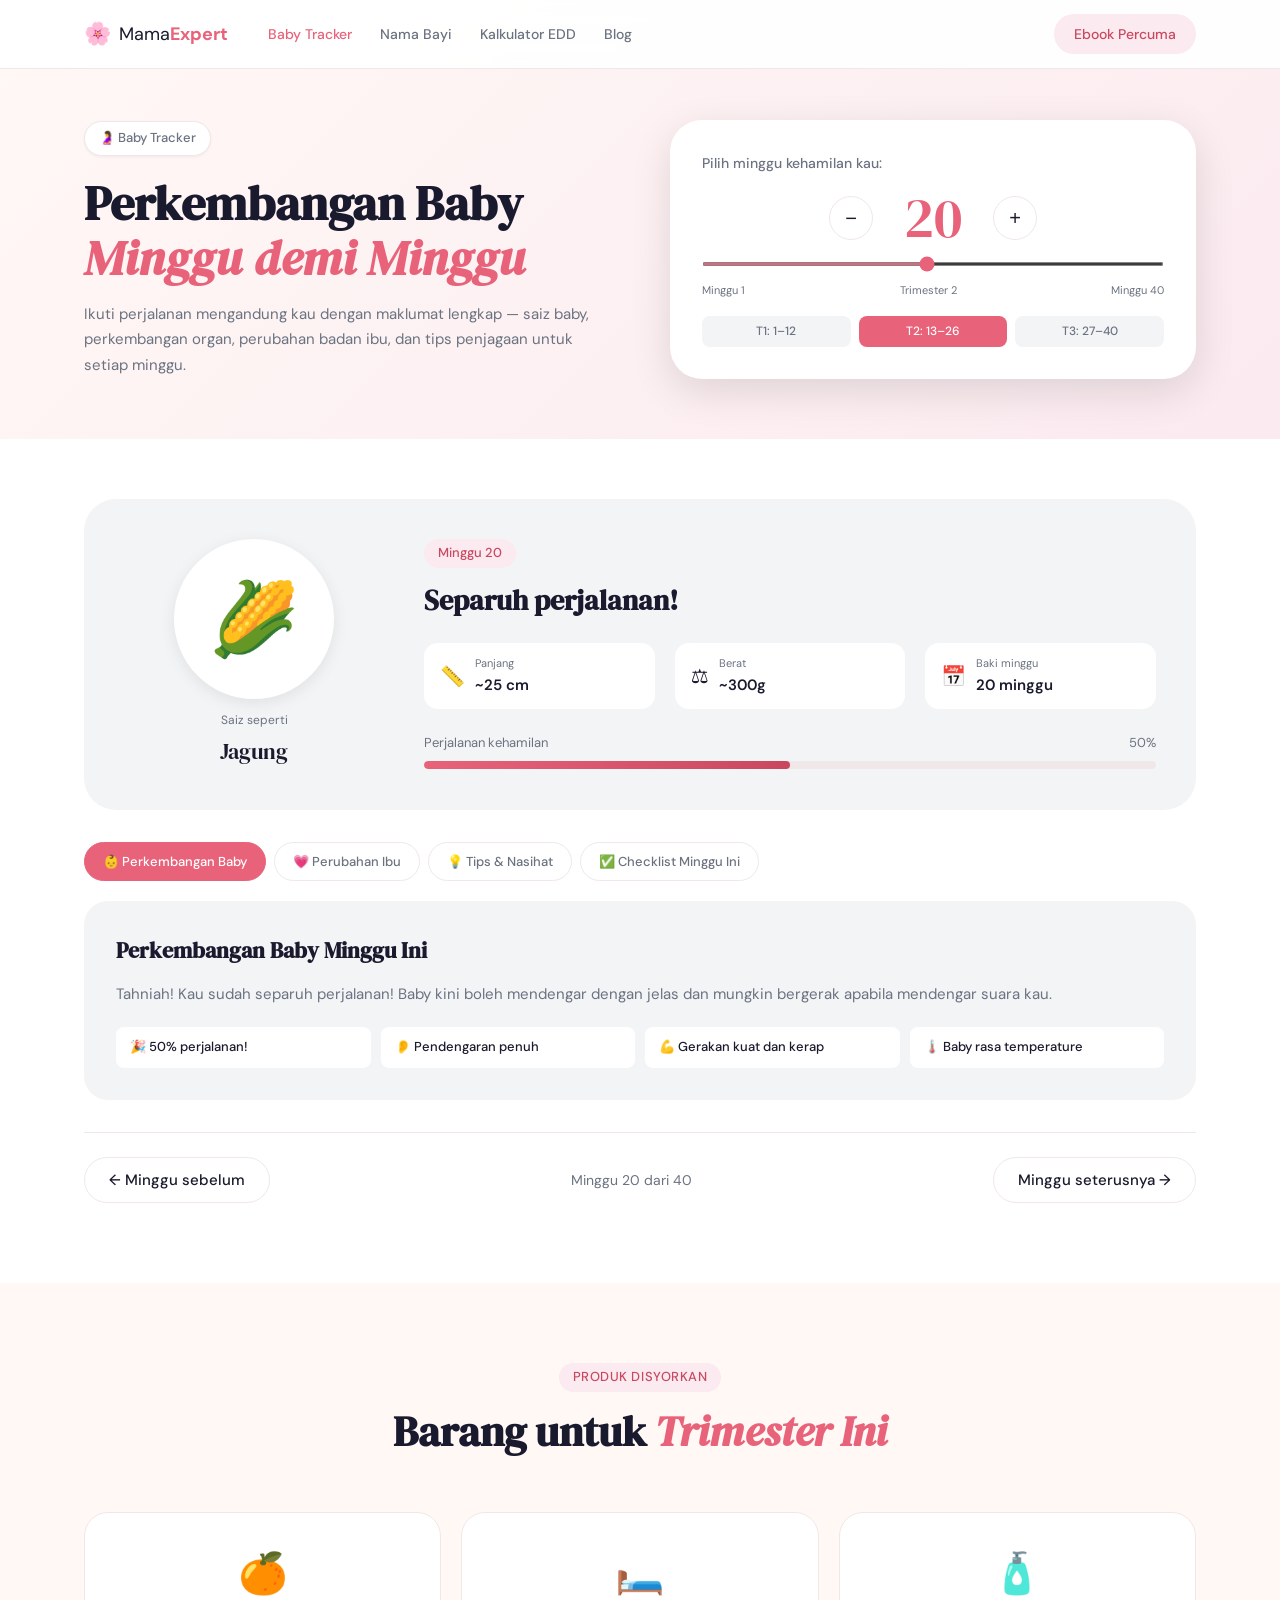
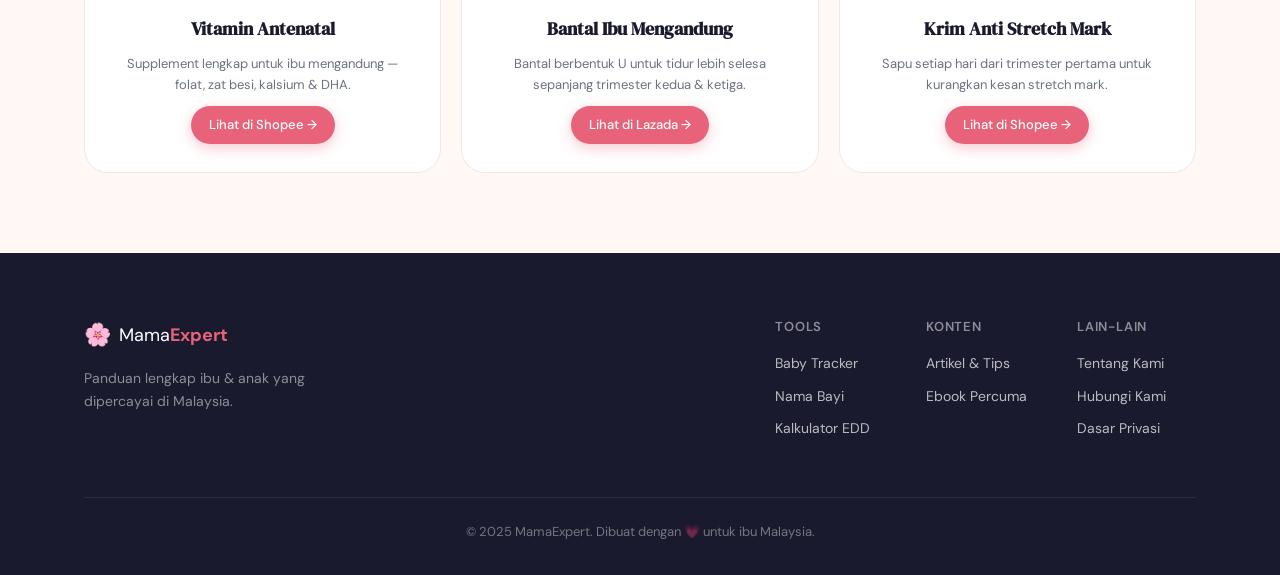
<file: pages/tracker.html>
<!DOCTYPE html>
<html lang="ms">
<head>
  <meta charset="UTF-8" />
  <meta name="viewport" content="width=device-width, initial-scale=1.0" />
  <meta name="description" content="Baby tracker minggu kehamilan — ikuti perkembangan baby kau dari minggu 1 hingga 40 dengan tips penjagaan pakar." />
  <title>Baby Tracker Minggu Kehamilan | MamaExpert</title>
  <link rel="preconnect" href="https://fonts.googleapis.com" />
  <link rel="preconnect" href="https://fonts.gstatic.com" crossorigin />
  <link href="https://fonts.googleapis.com/css2?family=DM+Serif+Display:ital@0;1&family=DM+Sans:wght@300;400;500;600&display=swap" rel="stylesheet" />
  <link rel="stylesheet" href="../css/style.css" />
  <link rel="stylesheet" href="../css/tracker.css" />
</head>
<body>

  <!-- NAV -->
  <nav class="nav" id="nav">
    <div class="nav-inner">
      <a href="../index.html" class="logo">
        <span class="logo-icon">🌸</span>
        <span class="logo-text">Mama<strong>Expert</strong></span>
      </a>
      <ul class="nav-links">
        <li><a href="tracker.html" style="color:var(--rose)">Baby Tracker</a></li>
        <li><a href="nama-bayi.html">Nama Bayi</a></li>
        <li><a href="kalkulator.html">Kalkulator EDD</a></li>
        <li><a href="blog/">Blog</a></li>
      </ul>
      <a href="../index.html#ebook" class="btn btn-nav">Ebook Percuma</a>
      <button class="burger" id="burger" aria-label="Menu">
        <span></span><span></span><span></span>
      </button>
    </div>
    <div class="mobile-menu" id="mobileMenu">
      <a href="tracker.html">Baby Tracker</a>
      <a href="nama-bayi.html">Nama Bayi</a>
      <a href="kalkulator.html">Kalkulator EDD</a>
      <a href="blog/">Blog</a>
    </div>
  </nav>

  <!-- HERO -->
  <section class="tracker-hero">
    <div class="container">
      <div class="tracker-hero-inner">
        <div class="tracker-hero-text">
          <div class="hero-badge">🤰 Baby Tracker</div>
          <h1>Perkembangan Baby<br /><em>Minggu demi Minggu</em></h1>
          <p>Ikuti perjalanan mengandung kau dengan maklumat lengkap — saiz baby, perkembangan organ, perubahan badan ibu, dan tips penjagaan untuk setiap minggu.</p>
        </div>
        <div class="week-selector-card">
          <label>Pilih minggu kehamilan kau:</label>
          <div class="week-input-row">
            <button class="week-btn" id="weekMinus" aria-label="Kurang minggu">−</button>
            <div class="week-display" id="weekDisplay">20</div>
            <button class="week-btn" id="weekPlus" aria-label="Tambah minggu">+</button>
          </div>
          <input type="range" id="weekSlider" min="1" max="40" value="20" class="week-slider" aria-label="Slider minggu kehamilan" />
          <div class="week-range-labels">
            <span>Minggu 1</span>
            <span>Trimester 2</span>
            <span>Minggu 40</span>
          </div>
          <div class="trimester-badges">
            <span class="tri-badge" id="tri1">T1: 1–12</span>
            <span class="tri-badge" id="tri2">T2: 13–26</span>
            <span class="tri-badge" id="tri3">T3: 27–40</span>
          </div>
        </div>
      </div>
    </div>
  </section>

  <!-- TRACKER RESULT -->
  <section class="tracker-result" id="trackerResult">
    <div class="container">

      <!-- Main card -->
      <div class="result-main">
        <div class="result-fruit-col">
          <div class="fruit-circle" id="fruitCircle">
            <span class="fruit-emoji" id="fruitEmoji">🌽</span>
          </div>
          <div class="fruit-label">Saiz seperti</div>
          <div class="fruit-name" id="fruitName">Jagung</div>
        </div>
        <div class="result-info-col">
          <div class="result-week-tag" id="resultWeekTag">Minggu 20</div>
          <h2 class="result-title" id="resultTitle">Baby makin aktif bergerak!</h2>
          <div class="result-metrics">
            <div class="metric">
              <span class="metric-icon">📏</span>
              <div>
                <div class="metric-label">Panjang</div>
                <div class="metric-val" id="metricLength">~25 cm</div>
              </div>
            </div>
            <div class="metric">
              <span class="metric-icon">⚖️</span>
              <div>
                <div class="metric-label">Berat</div>
                <div class="metric-val" id="metricWeight">~300g</div>
              </div>
            </div>
            <div class="metric">
              <span class="metric-icon">📅</span>
              <div>
                <div class="metric-label">Baki minggu</div>
                <div class="metric-val" id="metricRemaining">20 minggu</div>
              </div>
            </div>
          </div>
          <div class="progress-section">
            <div class="progress-label">
              <span>Perjalanan kehamilan</span>
              <span id="progressPct">50%</span>
            </div>
            <div class="progress-bar">
              <div class="progress-fill" id="progressFill" style="width:50%"></div>
            </div>
          </div>
        </div>
      </div>

      <!-- Tabs -->
      <div class="tabs">
        <button class="tab active" data-tab="baby">👶 Perkembangan Baby</button>
        <button class="tab" data-tab="mama">💗 Perubahan Ibu</button>
        <button class="tab" data-tab="tips">💡 Tips & Nasihat</button>
        <button class="tab" data-tab="checklist">✅ Checklist Minggu Ini</button>
      </div>

      <div class="tab-content" id="tabBaby">
        <div class="content-card">
          <h3>Perkembangan Baby Minggu Ini</h3>
          <p id="babyDev">Baby kau sudah boleh mendengar bunyi dari luar perut. Organ-organ utama sudah terbentuk dan berfungsi. Pergerakan baby makin aktif dan kau mungkin sudah boleh rasa tendangan kecilnya.</p>
          <div class="milestone-grid" id="milestoneGrid">
            <div class="milestone-item">🧠 Otak berkembang pesat</div>
            <div class="milestone-item">👂 Boleh dengar suara</div>
            <div class="milestone-item">👁️ Kelopak mata terbentuk</div>
            <div class="milestone-item">🦷 Tunas gigi terbentuk</div>
          </div>
        </div>
      </div>

      <div class="tab-content hidden" id="tabMama">
        <div class="content-card">
          <h3>Perubahan Badan Ibu</h3>
          <p id="mamaDev">Perut kau semakin membesar dan mungkin kau sudah mula rasa braxton hicks — kontraksi palsu yang normal. Badan kau sedang bekerja keras untuk memberi nutrisi kepada baby.</p>
          <div class="milestone-grid" id="mamaGrid">
            <div class="milestone-item">🤱 Payudara membesar</div>
            <div class="milestone-item">💤 Mudah penat</div>
            <div class="milestone-item">🍽️ Selera makan meningkat</div>
            <div class="milestone-item">💛 Kulit bersinar</div>
          </div>
        </div>
      </div>

      <div class="tab-content hidden" id="tabTips">
        <div class="content-card">
          <h3>Tips Penjagaan Minggu Ini</h3>
          <div class="tips-list" id="tipsList">
            <div class="tip-item">
              <span class="tip-num">01</span>
              <div>
                <strong>Ajaklah baby bercakap</strong>
                <p>Baby sudah boleh mendengar. Bercakap, nyanyikan lagu, atau bacakan al-Quran untuk stimulasi awal.</p>
              </div>
            </div>
            <div class="tip-item">
              <span class="tip-num">02</span>
              <div>
                <strong>Ambil gambar bump</strong>
                <p>Rakam kenangan indah ini. Ambil gambar bump setiap minggu dari sudut yang sama untuk tengok perkembangan.</p>
              </div>
            </div>
            <div class="tip-item">
              <span class="tip-num">03</span>
              <div>
                <strong>Minum air yang cukup</strong>
                <p>Sekurang-kurangnya 8 gelas air sehari untuk kekalkan cecair amniotik dan elak dehidrasi.</p>
              </div>
            </div>
            <div class="tip-item">
              <span class="tip-num">04</span>
              <div>
                <strong>Senaman ringan</strong>
                <p>Berjalan kaki 20–30 minit sehari sangat baik untuk peredaran darah dan mood kau.</p>
              </div>
            </div>
          </div>
        </div>
      </div>

      <div class="tab-content hidden" id="tabChecklist">
        <div class="content-card">
          <h3>Checklist Minggu Ini</h3>
          <div class="checklist-items" id="checklistItems">
            <label class="check-item">
              <input type="checkbox" /> Ambil vitamin folat & zat besi harian
            </label>
            <label class="check-item">
              <input type="checkbox" /> Appointment check-up bulan ini
            </label>
            <label class="check-item">
              <input type="checkbox" /> Ambil gambar bump minggu ini
            </label>
            <label class="check-item">
              <input type="checkbox" /> Buat kajian tentang kelas antenatal
            </label>
            <label class="check-item">
              <input type="checkbox" /> Berbincang nama bayi dengan pasangan
            </label>
            <label class="check-item">
              <input type="checkbox" /> Baca artikel penyusuan susu ibu
            </label>
          </div>
        </div>
      </div>

      <!-- Nav minggu -->
      <div class="week-nav">
        <button class="btn btn-ghost" id="prevWeek">← Minggu sebelum</button>
        <span id="weekNavLabel">Minggu 20 dari 40</span>
        <button class="btn btn-ghost" id="nextWeek">Minggu seterusnya →</button>
      </div>

    </div>
  </section>

  <!-- AFFILIATE SECTION -->
  <section class="tracker-affiliate">
    <div class="container">
      <div class="section-header">
        <p class="section-tag">Produk disyorkan</p>
        <h2 class="section-title">Barang untuk <em>Trimester Ini</em></h2>
      </div>
      <div class="affiliate-grid">
        <div class="affiliate-card">
          <div class="affiliate-emoji">🍊</div>
          <h4>Vitamin Antenatal</h4>
          <p>Supplement lengkap untuk ibu mengandung — folat, zat besi, kalsium & DHA.</p>
          <a href="#" class="btn btn-primary" style="font-size:13px; padding:9px 18px;">Lihat di Shopee →</a>
        </div>
        <div class="affiliate-card">
          <div class="affiliate-emoji">🛏️</div>
          <h4>Bantal Ibu Mengandung</h4>
          <p>Bantal berbentuk U untuk tidur lebih selesa sepanjang trimester kedua & ketiga.</p>
          <a href="#" class="btn btn-primary" style="font-size:13px; padding:9px 18px;">Lihat di Lazada →</a>
        </div>
        <div class="affiliate-card">
          <div class="affiliate-emoji">🧴</div>
          <h4>Krim Anti Stretch Mark</h4>
          <p>Sapu setiap hari dari trimester pertama untuk kurangkan kesan stretch mark.</p>
          <a href="#" class="btn btn-primary" style="font-size:13px; padding:9px 18px;">Lihat di Shopee →</a>
        </div>
      </div>
    </div>
  </section>

  <!-- FOOTER -->
  <footer class="footer">
    <div class="container">
      <div class="footer-inner">
        <div class="footer-brand">
          <a href="../index.html" class="logo">
            <span class="logo-icon">🌸</span>
            <span class="logo-text">Mama<strong>Expert</strong></span>
          </a>
          <p>Panduan lengkap ibu & anak yang dipercayai di Malaysia.</p>
        </div>
        <div class="footer-links">
          <div class="footer-col">
            <h4>Tools</h4>
            <a href="tracker.html">Baby Tracker</a>
            <a href="nama-bayi.html">Nama Bayi</a>
            <a href="kalkulator.html">Kalkulator EDD</a>
          </div>
          <div class="footer-col">
            <h4>Konten</h4>
            <a href="blog/">Artikel & Tips</a>
            <a href="../index.html#ebook">Ebook Percuma</a>
          </div>
          <div class="footer-col">
            <h4>Lain-lain</h4>
            <a href="#">Tentang Kami</a>
            <a href="#">Hubungi Kami</a>
            <a href="#">Dasar Privasi</a>
          </div>
        </div>
      </div>
      <div class="footer-bottom">
        <p>© 2025 MamaExpert. Dibuat dengan 💗 untuk ibu Malaysia.</p>
      </div>
    </div>
  </footer>

  <script src="../js/main.js"></script>
  <script src="../js/tracker.js"></script>
</body>
</html>
</file>
<file: css/style.css>
/* ============================================
   MAMAEXPERT — style.css
   ============================================ */

:root {
  --rose:       #E8637A;
  --rose-light: #FBEAF0;
  --rose-dark:  #C94860;
  --teal:       #2A9D8F;
  --teal-light: #E0F5F3;
  --gold:       #E9C46A;
  --cream:      #FFF8F5;
  --dark:       #1A1A2E;
  --dark-2:     #2D2D44;
  --grey:       #6B7280;
  --grey-light: #F3F4F6;
  --border:     #F0E8E8;
  --white:      #FFFFFF;
  --font-display: 'DM Serif Display', Georgia, serif;
  --font-body:    'DM Sans', system-ui, sans-serif;
  --shadow-sm:  0 1px 3px rgba(0,0,0,.06);
  --shadow-md:  0 4px 16px rgba(0,0,0,.08);
  --shadow-lg:  0 12px 40px rgba(0,0,0,.12);
  --radius-sm:  8px;
  --radius-md:  14px;
  --radius-lg:  24px;
  --radius-xl:  32px;
}

*, *::before, *::after { box-sizing: border-box; margin: 0; padding: 0; }

html { scroll-behavior: smooth; }

body {
  font-family: var(--font-body);
  background: var(--white);
  color: var(--dark);
  line-height: 1.6;
  overflow-x: hidden;
}

a { text-decoration: none; color: inherit; }
ul { list-style: none; }
img { max-width: 100%; display: block; }

.container {
  max-width: 1160px;
  margin: 0 auto;
  padding: 0 24px;
}

/* ── BUTTONS ── */
.btn {
  display: inline-flex;
  align-items: center;
  gap: 8px;
  padding: 12px 24px;
  border-radius: 50px;
  font-family: var(--font-body);
  font-size: 15px;
  font-weight: 500;
  cursor: pointer;
  border: none;
  transition: all .2s ease;
}
.btn-primary {
  background: var(--rose);
  color: var(--white);
  box-shadow: 0 4px 14px rgba(232,99,122,.35);
}
.btn-primary:hover {
  background: var(--rose-dark);
  transform: translateY(-1px);
  box-shadow: 0 6px 20px rgba(232,99,122,.45);
}
.btn-ghost {
  background: transparent;
  color: var(--dark);
  border: 1.5px solid var(--border);
}
.btn-ghost:hover { background: var(--grey-light); }
.btn-nav {
  background: var(--rose-light);
  color: var(--rose-dark);
  padding: 9px 20px;
  font-size: 14px;
}
.btn-nav:hover { background: var(--rose); color: var(--white); }

/* ── NAV ── */
.nav {
  position: fixed;
  top: 0; left: 0; right: 0;
  z-index: 100;
  background: rgba(255,255,255,.92);
  backdrop-filter: blur(12px);
  border-bottom: 1px solid var(--border);
  transition: box-shadow .3s;
}
.nav.scrolled { box-shadow: var(--shadow-md); }
.nav-inner {
  max-width: 1160px;
  margin: 0 auto;
  padding: 0 24px;
  height: 68px;
  display: flex;
  align-items: center;
  gap: 32px;
}
.logo {
  display: flex;
  align-items: center;
  gap: 8px;
  font-family: var(--font-body);
  font-size: 18px;
  color: var(--dark);
  white-space: nowrap;
}
.logo-icon { font-size: 22px; }
.logo-text strong { color: var(--rose); }
.nav-links {
  display: flex;
  gap: 28px;
  margin-left: 8px;
  flex: 1;
}
.nav-links a {
  font-size: 14px;
  font-weight: 500;
  color: var(--grey);
  transition: color .2s;
}
.nav-links a:hover { color: var(--rose); }
.burger {
  display: none;
  flex-direction: column;
  gap: 5px;
  background: none;
  border: none;
  cursor: pointer;
  padding: 4px;
  margin-left: auto;
}
.burger span {
  display: block;
  width: 22px;
  height: 2px;
  background: var(--dark);
  border-radius: 2px;
  transition: all .3s;
}
.mobile-menu {
  display: none;
  flex-direction: column;
  padding: 16px 24px 20px;
  border-top: 1px solid var(--border);
  gap: 14px;
}
.mobile-menu a { font-size: 15px; font-weight: 500; color: var(--dark); }
.mobile-menu.open { display: flex; }

/* ── HERO ── */
.hero {
  position: relative;
  padding: 140px 0 80px;
  background: var(--cream);
  overflow: hidden;
}
.hero-bg { position: absolute; inset: 0; pointer-events: none; }
.blob {
  position: absolute;
  border-radius: 50%;
  filter: blur(60px);
  opacity: .18;
}
.blob-1 { width: 500px; height: 500px; background: var(--rose); top: -100px; right: -100px; }
.blob-2 { width: 300px; height: 300px; background: var(--teal); bottom: 0; left: 10%; }
.blob-3 { width: 200px; height: 200px; background: var(--gold); top: 40%; left: 40%; }

.hero-inner {
  display: grid;
  grid-template-columns: 1fr 1fr;
  gap: 60px;
  align-items: center;
  position: relative;
}
.hero-badge {
  display: inline-flex;
  align-items: center;
  gap: 6px;
  background: var(--white);
  border: 1px solid var(--border);
  border-radius: 50px;
  padding: 6px 14px;
  font-size: 13px;
  font-weight: 500;
  color: var(--grey);
  margin-bottom: 20px;
  box-shadow: var(--shadow-sm);
}
.hero-title {
  font-family: var(--font-display);
  font-size: clamp(36px, 4.5vw, 56px);
  line-height: 1.15;
  color: var(--dark);
  margin-bottom: 20px;
}
.hero-title em {
  font-style: italic;
  color: var(--rose);
}
.hero-desc {
  font-size: 17px;
  color: var(--grey);
  max-width: 460px;
  margin-bottom: 32px;
  line-height: 1.7;
}
.hero-cta { display: flex; gap: 12px; flex-wrap: wrap; margin-bottom: 40px; }
.hero-stats {
  display: flex;
  align-items: center;
  gap: 24px;
}
.stat-item { text-align: center; }
.stat-num {
  display: block;
  font-family: var(--font-display);
  font-size: 28px;
  color: var(--rose);
  line-height: 1;
}
.stat-label { font-size: 12px; color: var(--grey); margin-top: 2px; }
.stat-divider { width: 1px; height: 36px; background: var(--border); }

/* Phone mockup */
.hero-visual { position: relative; display: flex; justify-content: center; }
.phone-mockup {
  width: 240px;
  height: 420px;
  background: var(--dark);
  border-radius: 36px;
  padding: 12px;
  box-shadow: var(--shadow-lg), 0 0 0 1px rgba(255,255,255,.1);
  position: relative;
  animation: float 4s ease-in-out infinite;
}
@keyframes float {
  0%, 100% { transform: translateY(0); }
  50%       { transform: translateY(-12px); }
}
.phone-screen {
  width: 100%;
  height: 100%;
  background: var(--cream);
  border-radius: 26px;
  overflow: hidden;
  display: flex;
  align-items: center;
  justify-content: center;
}
.tracker-preview {
  padding: 20px;
  text-align: center;
  width: 100%;
}
.tracker-week { font-size: 13px; color: var(--grey); margin-bottom: 4px; }
.tracker-fruit { font-size: 56px; margin: 8px 0; animation: pulse 2s ease-in-out infinite; }
@keyframes pulse {
  0%, 100% { transform: scale(1); }
  50%       { transform: scale(1.08); }
}
.tracker-size { font-family: var(--font-display); font-size: 16px; color: var(--dark); }
.tracker-weight { font-size: 12px; color: var(--grey); margin: 4px 0 12px; }
.tracker-bar {
  height: 4px;
  background: var(--border);
  border-radius: 2px;
  margin-bottom: 14px;
  overflow: hidden;
}
.tracker-fill { height: 100%; background: var(--rose); border-radius: 2px; }
.tracker-tip {
  font-size: 11px;
  color: var(--grey);
  background: var(--white);
  border-radius: var(--radius-sm);
  padding: 8px 10px;
  line-height: 1.5;
  text-align: left;
}

.float-card {
  position: absolute;
  background: var(--white);
  border: 1px solid var(--border);
  border-radius: var(--radius-md);
  padding: 10px 14px;
  font-size: 12px;
  font-weight: 500;
  color: var(--dark);
  box-shadow: var(--shadow-md);
  white-space: nowrap;
  display: flex;
  align-items: center;
  gap: 8px;
}
.card-1 { top: 30px; left: -60px; animation: float 4s ease-in-out infinite .5s; }
.card-2 { top: 50%; right: -70px; animation: float 4s ease-in-out infinite 1s; }
.card-3 { bottom: 40px; left: -50px; animation: float 4s ease-in-out infinite 1.5s; }

/* ── FEATURES ── */
.features {
  padding: 100px 0;
  background: var(--white);
}
.section-header {
  text-align: center;
  margin-bottom: 56px;
}
.section-tag {
  display: inline-block;
  background: var(--rose-light);
  color: var(--rose-dark);
  font-size: 13px;
  font-weight: 500;
  padding: 4px 14px;
  border-radius: 50px;
  margin-bottom: 14px;
  letter-spacing: .04em;
  text-transform: uppercase;
}
.section-title {
  font-family: var(--font-display);
  font-size: clamp(28px, 3.5vw, 42px);
  line-height: 1.2;
  color: var(--dark);
}
.section-title em { font-style: italic; color: var(--rose); }

.features-grid {
  display: grid;
  grid-template-columns: repeat(3, 1fr);
  grid-template-rows: auto auto;
  gap: 16px;
}
.feature-main {
  grid-column: 1 / -1;
  display: grid !important;
  grid-template-columns: auto 1fr auto;
  align-items: center;
  gap: 20px;
  background: linear-gradient(135deg, var(--rose) 0%, var(--rose-dark) 100%) !important;
  color: var(--white) !important;
}
.feature-main h3,
.feature-main p { color: var(--white) !important; }
.feature-main .feature-link { color: rgba(255,255,255,.8) !important; }
.feature-main .feature-icon { font-size: 48px; }

.feature-card {
  background: var(--grey-light);
  border-radius: var(--radius-lg);
  padding: 28px;
  display: flex;
  flex-direction: column;
  gap: 10px;
  transition: all .25s ease;
  cursor: pointer;
  border: 1.5px solid transparent;
}
.feature-card:hover {
  transform: translateY(-4px);
  box-shadow: var(--shadow-lg);
  border-color: var(--rose-light);
  background: var(--white);
}
.feature-icon { font-size: 32px; }
.feature-card h3 {
  font-family: var(--font-display);
  font-size: 20px;
  color: var(--dark);
}
.feature-card p { font-size: 14px; color: var(--grey); line-height: 1.6; flex: 1; }
.feature-link { font-size: 14px; font-weight: 600; color: var(--rose); }
.feature-coming { opacity: .7; cursor: default; }
.feature-coming:hover { transform: none; box-shadow: none; border-color: transparent; background: var(--grey-light); }
.coming-badge {
  display: inline-block;
  background: var(--gold);
  color: #5C4A00;
  font-size: 11px;
  font-weight: 600;
  padding: 3px 10px;
  border-radius: 50px;
  letter-spacing: .04em;
  text-transform: uppercase;
  width: fit-content;
}

/* ── TRACKER CTA ── */
.tracker-cta {
  padding: 70px 0;
  background: var(--teal-light);
}
.tracker-cta-inner {
  display: flex;
  align-items: center;
  justify-content: space-between;
  gap: 40px;
  flex-wrap: wrap;
}
.tracker-cta-text h2 {
  font-family: var(--font-display);
  font-size: 28px;
  color: var(--dark);
  margin-bottom: 8px;
}
.tracker-cta-text p { color: var(--grey); font-size: 15px; }
.tracker-cta-input { display: flex; gap: 10px; flex-wrap: wrap; }
.tracker-cta-input input {
  padding: 12px 20px;
  border-radius: 50px;
  border: 1.5px solid var(--border);
  font-family: var(--font-body);
  font-size: 15px;
  width: 160px;
  background: var(--white);
  color: var(--dark);
  outline: none;
}
.tracker-cta-input input:focus { border-color: var(--rose); }

/* ── EBOOK ── */
.ebook {
  padding: 100px 0;
  background: var(--cream);
}
.ebook-inner {
  display: grid;
  grid-template-columns: 1fr 1.4fr;
  gap: 80px;
  align-items: center;
}
.ebook-visual { position: relative; display: flex; justify-content: center; }
.ebook-cover {
  width: 220px;
  height: 300px;
  background: linear-gradient(135deg, var(--rose) 0%, var(--rose-dark) 100%);
  border-radius: var(--radius-lg);
  display: flex;
  align-items: center;
  justify-content: center;
  box-shadow: var(--shadow-lg);
  transform: rotate(-3deg);
}
.ebook-cover-inner { text-align: center; padding: 24px; color: var(--white); }
.ebook-icon { font-size: 48px; margin-bottom: 16px; }
.ebook-cover-title { font-family: var(--font-display); font-size: 17px; line-height: 1.3; margin-bottom: 10px; }
.ebook-cover-sub { font-size: 12px; opacity: .8; }
.ebook-badge {
  position: absolute;
  top: -10px; right: 30px;
  background: var(--gold);
  color: #5C4A00;
  font-size: 12px;
  font-weight: 700;
  padding: 6px 14px;
  border-radius: 50px;
  letter-spacing: .06em;
  box-shadow: var(--shadow-sm);
  transform: rotate(5deg);
}

.ebook-text h2 {
  font-family: var(--font-display);
  font-size: clamp(24px, 3vw, 36px);
  color: var(--dark);
  margin: 10px 0 20px;
  line-height: 1.2;
}
.ebook-list { display: flex; flex-direction: column; gap: 10px; margin-bottom: 28px; }
.ebook-list li { font-size: 14px; color: var(--grey); }
.ebook-form { display: flex; flex-direction: column; gap: 10px; }
.ebook-form input {
  padding: 13px 18px;
  border: 1.5px solid var(--border);
  border-radius: var(--radius-sm);
  font-family: var(--font-body);
  font-size: 14px;
  background: var(--white);
  color: var(--dark);
  outline: none;
  transition: border-color .2s;
}
.ebook-form input:focus { border-color: var(--rose); }
.ebook-note { font-size: 12px; color: var(--grey); margin-top: 10px; }

/* ── TESTIMONIALS ── */
.testimonials { padding: 100px 0; background: var(--white); }
.testi-grid {
  display: grid;
  grid-template-columns: repeat(3, 1fr);
  gap: 20px;
}
.testi-card {
  background: var(--grey-light);
  border-radius: var(--radius-lg);
  padding: 28px;
  display: flex;
  flex-direction: column;
  gap: 16px;
  transition: transform .2s;
}
.testi-card:hover { transform: translateY(-4px); }
.testi-stars { font-size: 14px; }
.testi-card p { font-size: 14px; color: var(--grey); line-height: 1.7; flex: 1; font-style: italic; }
.testi-author { display: flex; align-items: center; gap: 12px; }
.testi-avatar {
  width: 38px; height: 38px;
  background: var(--rose);
  color: var(--white);
  border-radius: 50%;
  display: flex;
  align-items: center;
  justify-content: center;
  font-weight: 600;
  font-size: 15px;
  flex-shrink: 0;
}
.testi-author strong { display: block; font-size: 14px; color: var(--dark); }
.testi-author span { font-size: 12px; color: var(--grey); }

/* ── FOOTER ── */
.footer {
  background: var(--dark);
  color: var(--white);
  padding: 64px 0 32px;
}
.footer-inner {
  display: grid;
  grid-template-columns: 1.5fr 1fr;
  gap: 60px;
  margin-bottom: 48px;
}
.footer-brand .logo { margin-bottom: 14px; }
.footer-brand .logo-text { color: var(--white); }
.footer-brand p { font-size: 14px; color: rgba(255,255,255,.5); max-width: 260px; line-height: 1.7; }
.footer-links { display: grid; grid-template-columns: repeat(3, 1fr); gap: 32px; }
.footer-col h4 { font-size: 13px; font-weight: 600; color: rgba(255,255,255,.5); text-transform: uppercase; letter-spacing: .06em; margin-bottom: 14px; }
.footer-col a { display: block; font-size: 14px; color: rgba(255,255,255,.7); margin-bottom: 10px; transition: color .2s; }
.footer-col a:hover { color: var(--rose); }
.footer-bottom {
  border-top: 1px solid rgba(255,255,255,.08);
  padding-top: 24px;
  text-align: center;
}
.footer-bottom p { font-size: 13px; color: rgba(255,255,255,.4); }

/* ── RESPONSIVE ── */
@media (max-width: 900px) {
  .nav-links, .btn-nav { display: none; }
  .burger { display: flex; }
  .hero-inner { grid-template-columns: 1fr; text-align: center; }
  .hero-visual { display: none; }
  .hero-cta { justify-content: center; }
  .hero-stats { justify-content: center; }
  .features-grid { grid-template-columns: 1fr 1fr; }
  .feature-main { grid-column: 1 / -1; grid-template-columns: 1fr; text-align: center; }
  .ebook-inner { grid-template-columns: 1fr; }
  .ebook-visual { display: none; }
  .testi-grid { grid-template-columns: 1fr; }
  .footer-inner { grid-template-columns: 1fr; }
  .footer-links { grid-template-columns: repeat(2, 1fr); }
}

@media (max-width: 560px) {
  .features-grid { grid-template-columns: 1fr; }
  .tracker-cta-inner { flex-direction: column; align-items: flex-start; }
  .footer-links { grid-template-columns: 1fr; }
}
</file>
<file: css/kalkulator.css>
/* ============================================
   MAMAEXPERT — kalkulator.css
   ============================================ */

.kalk-hero {
  padding: 120px 0 60px;
  background: linear-gradient(135deg, var(--cream) 0%, #E8F4FF 100%);
}
.kalk-hero-inner {
  display: grid;
  grid-template-columns: 1fr 1fr;
  gap: 60px;
  align-items: center;
}
.kalk-hero-text .hero-badge {
  display: inline-flex;
  align-items: center;
  gap: 6px;
  background: var(--white);
  border: 1px solid var(--border);
  border-radius: 50px;
  padding: 6px 14px;
  font-size: 13px;
  font-weight: 500;
  color: var(--grey);
  margin-bottom: 20px;
}
.kalk-hero-text h1 {
  font-family: var(--font-display);
  font-size: clamp(32px, 4vw, 48px);
  line-height: 1.15;
  color: var(--dark);
  margin-bottom: 16px;
}
.kalk-hero-text h1 em { font-style: italic; color: var(--rose); }
.kalk-hero-text p {
  font-size: 15px;
  color: var(--grey);
  line-height: 1.7;
  margin-bottom: 20px;
}
.accuracy-badge {
  display: inline-flex;
  align-items: flex-start;
  gap: 8px;
  background: var(--teal-light);
  border-radius: var(--radius-md);
  padding: 10px 16px;
  font-size: 13px;
  color: var(--teal);
  line-height: 1.5;
}

/* CALC CARD */
.calc-card {
  background: var(--white);
  border-radius: var(--radius-xl);
  padding: 36px;
  box-shadow: var(--shadow-lg);
}
.calc-card h3 {
  font-family: var(--font-display);
  font-size: 22px;
  color: var(--dark);
  margin-bottom: 6px;
}
.calc-desc {
  font-size: 13px;
  color: var(--grey);
  margin-bottom: 20px;
}
.date-input {
  width: 100%;
  padding: 14px 18px;
  border: 1.5px solid var(--border);
  border-radius: var(--radius-md);
  font-family: var(--font-body);
  font-size: 16px;
  color: var(--dark);
  background: var(--grey-light);
  outline: none;
  margin-bottom: 20px;
  transition: border-color .2s;
}
.date-input:focus { border-color: var(--rose); background: var(--white); }

.cycle-row {
  margin-bottom: 24px;
}
.cycle-row label {
  display: block;
  font-size: 13px;
  font-weight: 500;
  color: var(--grey);
  margin-bottom: 10px;
}
.cycle-options {
  display: flex;
  gap: 8px;
  flex-wrap: wrap;
}
.cycle-btn {
  padding: 8px 16px;
  border-radius: 50px;
  border: 1.5px solid var(--border);
  background: var(--white);
  font-family: var(--font-body);
  font-size: 13px;
  font-weight: 500;
  color: var(--grey);
  cursor: pointer;
  transition: all .2s;
}
.cycle-btn:hover { border-color: var(--rose); color: var(--rose); }
.cycle-btn.active { background: var(--rose); color: var(--white); border-color: var(--rose); }
.custom-cycle {
  margin-top: 10px;
  width: 100%;
  padding: 10px 16px;
  border: 1.5px solid var(--border);
  border-radius: var(--radius-sm);
  font-family: var(--font-body);
  font-size: 14px;
  color: var(--dark);
  outline: none;
}
.custom-cycle:focus { border-color: var(--rose); }
.hidden { display: none !important; }
.calc-btn { width: 100%; justify-content: center; padding: 15px; font-size: 16px; }

/* RESULT SECTION */
.result-section { padding: 60px 0; background: var(--white); }

.result-hero-card {
  display: grid;
  grid-template-columns: 1fr 1fr;
  gap: 40px;
  background: linear-gradient(135deg, var(--rose) 0%, var(--rose-dark) 100%);
  border-radius: var(--radius-xl);
  padding: 40px;
  color: var(--white);
  margin-bottom: 20px;
  align-items: center;
}
.result-label {
  font-size: 13px;
  font-weight: 500;
  opacity: .8;
  margin-bottom: 8px;
  text-transform: uppercase;
  letter-spacing: .06em;
}
.result-edd {
  font-family: var(--font-display);
  font-size: clamp(28px, 4vw, 42px);
  line-height: 1.1;
  margin-bottom: 6px;
}
.result-day {
  font-size: 16px;
  opacity: .8;
}
.result-hero-right {
  display: grid;
  grid-template-columns: 1fr 1fr;
  gap: 16px;
}
.result-stat {
  display: flex;
  align-items: center;
  gap: 10px;
  background: rgba(255,255,255,.15);
  border-radius: var(--radius-md);
  padding: 14px;
}
.rs-icon { font-size: 22px; }
.rs-label { font-size: 11px; opacity: .8; margin-bottom: 3px; }
.rs-val { font-size: 16px; font-weight: 600; }

/* PROGRESS */
.preg-progress-card {
  background: var(--grey-light);
  border-radius: var(--radius-lg);
  padding: 28px;
  margin-bottom: 20px;
}
.preg-prog-header {
  display: flex;
  justify-content: space-between;
  font-size: 14px;
  color: var(--grey);
  margin-bottom: 14px;
  font-weight: 500;
}
.preg-prog-bar {
  height: 12px;
  background: var(--border);
  border-radius: 6px;
  overflow: visible;
  position: relative;
  margin-bottom: 10px;
}
.preg-prog-fill {
  height: 100%;
  background: linear-gradient(90deg, var(--rose), var(--rose-dark));
  border-radius: 6px;
  transition: width .8s ease;
  position: relative;
}
.preg-prog-fill::after {
  content: '';
  position: absolute;
  right: -6px; top: 50%;
  transform: translateY(-50%);
  width: 16px; height: 16px;
  background: var(--rose-dark);
  border-radius: 50%;
  border: 3px solid var(--white);
  box-shadow: var(--shadow-sm);
}
.tri-marker {
  position: absolute;
  top: -20px;
  transform: translateX(-50%);
  font-size: 10px;
  color: var(--grey);
  font-weight: 500;
}
.preg-prog-labels {
  display: flex;
  justify-content: space-between;
  font-size: 11px;
  color: var(--grey);
}

/* TIMELINE */
.timeline-card {
  background: var(--grey-light);
  border-radius: var(--radius-lg);
  padding: 28px;
  margin-bottom: 20px;
}
.timeline-card h3 {
  font-family: var(--font-display);
  font-size: 20px;
  color: var(--dark);
  margin-bottom: 20px;
}
.timeline {
  display: flex;
  flex-direction: column;
  gap: 0;
}
.timeline-item {
  display: grid;
  grid-template-columns: 120px auto 1fr;
  gap: 16px;
  align-items: flex-start;
  padding: 14px 0;
  border-bottom: 0.5px solid var(--border);
}
.timeline-item:last-child { border-bottom: none; }
.tl-date { font-size: 13px; font-weight: 500; color: var(--dark); }
.tl-dot-col { display: flex; flex-direction: column; align-items: center; }
.tl-dot {
  width: 12px; height: 12px;
  border-radius: 50%;
  background: var(--rose);
  flex-shrink: 0;
  margin-top: 3px;
}
.tl-dot.past { background: var(--grey); }
.tl-dot.today { background: var(--teal); box-shadow: 0 0 0 4px var(--teal-light); }
.tl-content {}
.tl-title { font-size: 14px; font-weight: 500; color: var(--dark); margin-bottom: 2px; }
.tl-desc { font-size: 12px; color: var(--grey); }
.tl-badge {
  display: inline-block;
  font-size: 10px;
  padding: 2px 8px;
  border-radius: 20px;
  font-weight: 500;
  margin-top: 4px;
}
.tl-badge-today { background: var(--teal-light); color: var(--teal); }
.tl-badge-past { background: var(--grey-light); color: var(--grey); }
.tl-badge-future { background: var(--rose-light); color: var(--rose-dark); }

/* TRIMESTER CARDS */
.trimester-cards {
  display: grid;
  grid-template-columns: repeat(3, 1fr);
  gap: 16px;
  margin-bottom: 20px;
}
.tri-card {
  border-radius: var(--radius-lg);
  padding: 24px;
  border: 2px solid transparent;
}
.tri-card.active-tri { border-color: var(--rose); }
.tri-card h4 { font-family: var(--font-display); font-size: 18px; color: var(--dark); margin-bottom: 6px; }
.tri-card .tri-weeks { font-size: 12px; font-weight: 500; color: var(--grey); margin-bottom: 10px; }
.tri-card p { font-size: 13px; color: var(--grey); line-height: 1.6; }
.tri-card .tri-status {
  display: inline-block;
  font-size: 11px;
  padding: 3px 10px;
  border-radius: 20px;
  font-weight: 500;
  margin-top: 10px;
}

/* RESULT CTA */
.result-cta {
  display: flex;
  align-items: center;
  justify-content: space-between;
  gap: 24px;
  background: var(--cream);
  border-radius: var(--radius-lg);
  padding: 28px 32px;
  flex-wrap: wrap;
}
.result-cta h3 { font-family: var(--font-display); font-size: 20px; color: var(--dark); margin-bottom: 6px; }
.result-cta p { font-size: 14px; color: var(--grey); }

/* FAQ */
.faq-section { padding: 80px 0; background: var(--cream); }
.faq-grid {
  display: grid;
  grid-template-columns: repeat(3, 1fr);
  gap: 20px;
}
.faq-item {
  background: var(--white);
  border-radius: var(--radius-lg);
  padding: 24px;
}
.faq-item h4 { font-family: var(--font-display); font-size: 17px; color: var(--dark); margin-bottom: 10px; }
.faq-item p { font-size: 13px; color: var(--grey); line-height: 1.7; }

/* OTHER TOOLS */
.other-tools { padding: 80px 0; background: var(--white); }
.tools-grid {
  display: grid;
  grid-template-columns: repeat(3, 1fr);
  gap: 20px;
}
.tool-card {
  background: var(--grey-light);
  border-radius: var(--radius-lg);
  padding: 28px;
  display: flex;
  flex-direction: column;
  gap: 8px;
  transition: all .2s;
  border: 1.5px solid transparent;
}
.tool-card:hover { transform: translateY(-4px); box-shadow: var(--shadow-md); border-color: var(--rose-light); background: var(--white); }
.tool-icon { font-size: 32px; }
.tool-card h4 { font-family: var(--font-display); font-size: 18px; color: var(--dark); }
.tool-card p { font-size: 13px; color: var(--grey); line-height: 1.6; flex: 1; }

/* RESPONSIVE */
@media (max-width: 900px) {
  .kalk-hero-inner { grid-template-columns: 1fr; }
  .result-hero-card { grid-template-columns: 1fr; }
  .result-hero-right { grid-template-columns: 1fr 1fr; }
  .trimester-cards { grid-template-columns: 1fr; }
  .faq-grid { grid-template-columns: 1fr 1fr; }
  .tools-grid { grid-template-columns: 1fr; }
  .result-cta { flex-direction: column; align-items: flex-start; }
}
@media (max-width: 560px) {
  .faq-grid { grid-template-columns: 1fr; }
  .timeline-item { grid-template-columns: 90px auto 1fr; }
}
</file>
<file: css/nama-bayi.css>
/* ============================================
   MAMAEXPERT — nama-bayi.css
   ============================================ */

.nama-hero {
  padding: 120px 0 60px;
  background: linear-gradient(135deg, var(--cream) 0%, #F0EBFF 100%);
}
.nama-hero-inner {
  display: grid;
  grid-template-columns: 1fr 1fr;
  gap: 60px;
  align-items: center;
}
.nama-hero-text .hero-badge {
  display: inline-flex;
  align-items: center;
  gap: 6px;
  background: var(--white);
  border: 1px solid var(--border);
  border-radius: 50px;
  padding: 6px 14px;
  font-size: 13px;
  font-weight: 500;
  color: var(--grey);
  margin-bottom: 20px;
}
.nama-hero-text h1 {
  font-family: var(--font-display);
  font-size: clamp(32px, 4vw, 48px);
  line-height: 1.15;
  color: var(--dark);
  margin-bottom: 16px;
}
.nama-hero-text h1 em { font-style: italic; color: var(--rose); }
.nama-hero-text p { font-size: 15px; color: var(--grey); line-height: 1.7; margin-bottom: 24px; }

.nama-stats { display: flex; align-items: center; gap: 20px; }
.ns-item { text-align: center; }
.ns-num { display: block; font-family: var(--font-display); font-size: 26px; color: var(--rose); }
.ns-label { font-size: 12px; color: var(--grey); }
.ns-div { width: 1px; height: 32px; background: var(--border); }

.nama-hero-visual { display: flex; justify-content: center; }
.nama-card-preview {
  display: flex;
  flex-direction: column;
  gap: 12px;
  width: 100%;
  max-width: 320px;
}
.ncp-item {
  background: var(--white);
  border-radius: var(--radius-lg);
  padding: 18px 22px;
  box-shadow: var(--shadow-md);
  border-left: 4px solid transparent;
  animation: float 4s ease-in-out infinite;
}
.ncp-item:nth-child(2) { animation-delay: .5s; }
.ncp-item:nth-child(3) { animation-delay: 1s; }
.ncp-item.boy { border-color: #7F77DD; }
.ncp-item.girl { border-color: var(--rose); }
.ncp-name { font-family: var(--font-display); font-size: 18px; color: var(--dark); margin-bottom: 4px; }
.ncp-lang { font-size: 11px; font-weight: 500; color: var(--grey); text-transform: uppercase; letter-spacing: .05em; margin-bottom: 4px; }
.ncp-meaning { font-size: 13px; color: var(--grey); font-style: italic; }

/* SEARCH */
.search-section {
  padding: 40px 0 20px;
  background: var(--white);
  position: sticky;
  top: 68px;
  z-index: 50;
  border-bottom: 1px solid var(--border);
  box-shadow: var(--shadow-sm);
}
.search-bar-wrapper { margin-bottom: 16px; }
.search-input-wrap {
  display: flex;
  align-items: center;
  background: var(--grey-light);
  border: 1.5px solid var(--border);
  border-radius: 50px;
  padding: 0 20px;
  gap: 10px;
  transition: border-color .2s;
}
.search-input-wrap:focus-within { border-color: var(--rose); background: var(--white); }
.search-icon { font-size: 18px; }
.search-input {
  flex: 1;
  border: none;
  background: transparent;
  font-family: var(--font-body);
  font-size: 15px;
  color: var(--dark);
  padding: 14px 0;
  outline: none;
}
.clear-btn {
  background: none;
  border: none;
  font-size: 16px;
  color: var(--grey);
  cursor: pointer;
  padding: 4px;
}

.filter-row {
  display: flex;
  flex-wrap: wrap;
  gap: 16px;
  align-items: flex-start;
  margin-bottom: 14px;
}
.filter-group { display: flex; align-items: center; gap: 8px; flex-wrap: wrap; }
.filter-label { font-size: 13px; font-weight: 500; color: var(--grey); white-space: nowrap; }
.filter-btns { display: flex; gap: 6px; flex-wrap: wrap; }
.filter-btn {
  padding: 6px 14px;
  border-radius: 50px;
  border: 1.5px solid var(--border);
  background: var(--white);
  font-family: var(--font-body);
  font-size: 12px;
  font-weight: 500;
  color: var(--grey);
  cursor: pointer;
  transition: all .2s;
  white-space: nowrap;
}
.filter-btn:hover { border-color: var(--rose); color: var(--rose); }
.filter-btn.active { background: var(--rose); color: var(--white); border-color: var(--rose); }

.alpha-filter { display: flex; gap: 4px; flex-wrap: wrap; }
.alpha-btn {
  width: 28px; height: 28px;
  border-radius: 6px;
  border: 1px solid var(--border);
  background: var(--white);
  font-family: var(--font-body);
  font-size: 12px;
  font-weight: 500;
  color: var(--grey);
  cursor: pointer;
  transition: all .15s;
  display: flex;
  align-items: center;
  justify-content: center;
}
.alpha-btn:hover { border-color: var(--rose); color: var(--rose); }
.alpha-btn.active { background: var(--rose); color: var(--white); border-color: var(--rose); }

.result-meta {
  display: flex;
  justify-content: space-between;
  align-items: center;
  font-size: 13px;
  color: var(--grey);
}
.fav-toggle {
  background: none;
  border: 1.5px solid var(--border);
  border-radius: 50px;
  padding: 5px 14px;
  font-family: var(--font-body);
  font-size: 12px;
  font-weight: 500;
  color: var(--grey);
  cursor: pointer;
  transition: all .2s;
}
.fav-toggle:hover, .fav-toggle.active { background: var(--rose-light); border-color: var(--rose); color: var(--rose-dark); }

/* GRID */
.nama-grid-section { padding: 32px 0 60px; background: var(--white); }
.nama-grid {
  display: grid;
  grid-template-columns: repeat(auto-fill, minmax(240px, 1fr));
  gap: 14px;
  margin-bottom: 24px;
}
.nama-card {
  background: var(--grey-light);
  border-radius: var(--radius-lg);
  padding: 20px;
  cursor: pointer;
  transition: all .2s;
  border: 1.5px solid transparent;
  position: relative;
}
.nama-card:hover { transform: translateY(-3px); box-shadow: var(--shadow-md); border-color: var(--border); background: var(--white); }
.nama-card.favourited { border-color: var(--rose); background: var(--rose-light); }
.nc-top { display: flex; justify-content: space-between; align-items: flex-start; margin-bottom: 8px; }
.nc-gender {
  width: 28px; height: 28px;
  border-radius: 50%;
  display: flex;
  align-items: center;
  justify-content: center;
  font-size: 14px;
  flex-shrink: 0;
}
.nc-gender.boy { background: #EEEDFE; }
.nc-gender.girl { background: var(--rose-light); }
.nc-fav {
  background: none;
  border: none;
  font-size: 18px;
  cursor: pointer;
  transition: transform .2s;
  line-height: 1;
}
.nc-fav:hover { transform: scale(1.3); }
.nc-name {
  font-family: var(--font-display);
  font-size: 18px;
  color: var(--dark);
  margin-bottom: 4px;
  line-height: 1.2;
}
.nc-lang {
  display: inline-block;
  font-size: 10px;
  font-weight: 600;
  letter-spacing: .06em;
  text-transform: uppercase;
  padding: 2px 8px;
  border-radius: 20px;
  margin-bottom: 8px;
}
.nc-lang.Arab { background: #E8F4FF; color: #1565C0; }
.nc-lang.Melayu { background: #E8F5E9; color: #2E7D32; }
.nc-lang.International { background: #F3EEFF; color: #6B21A8; }
.nc-meaning { font-size: 13px; color: var(--grey); line-height: 1.5; }

.no-result { text-align: center; padding: 60px 20px; }
.no-result-icon { font-size: 48px; margin-bottom: 16px; }
.no-result h3 { font-family: var(--font-display); font-size: 22px; color: var(--dark); margin-bottom: 8px; }
.no-result p { font-size: 14px; color: var(--grey); margin-bottom: 20px; }

.load-more-wrap { text-align: center; margin-top: 8px; }

/* MODAL */
.modal-overlay {
  position: fixed;
  inset: 0;
  background: rgba(0,0,0,.5);
  z-index: 200;
  display: flex;
  align-items: center;
  justify-content: center;
  padding: 20px;
  backdrop-filter: blur(4px);
}
.modal-overlay.hidden {
  display: none !important;
  visibility: hidden !important;
  opacity: 0 !important;
  pointer-events: none !important;
}
.modal {
  background: var(--white);
  border-radius: var(--radius-xl);
  padding: 40px;
  max-width: 500px;
  width: 100%;
  position: relative;
  box-shadow: var(--shadow-lg);
  animation: modalIn .25s ease;
}
@keyframes modalIn {
  from { transform: scale(.9); opacity: 0; }
  to { transform: scale(1); opacity: 1; }
}
.modal-close {
  position: absolute;
  top: 16px; right: 16px;
  background: var(--grey-light);
  border: none;
  border-radius: 50%;
  width: 32px; height: 32px;
  font-size: 14px;
  cursor: pointer;
  display: flex;
  align-items: center;
  justify-content: center;
  color: var(--grey);
}
.modal-gender-icon { font-size: 40px; margin-bottom: 12px; }
.modal-name {
  font-family: var(--font-display);
  font-size: 36px;
  color: var(--dark);
  margin-bottom: 6px;
}
.modal-lang-badge {
  display: inline-block;
  font-size: 12px;
  font-weight: 600;
  letter-spacing: .06em;
  text-transform: uppercase;
  padding: 3px 12px;
  border-radius: 20px;
  margin-bottom: 16px;
}
.modal-section { margin-bottom: 16px; }
.modal-section-label { font-size: 11px; font-weight: 600; text-transform: uppercase; letter-spacing: .06em; color: var(--grey); margin-bottom: 6px; }
.modal-section-val { font-size: 15px; color: var(--dark); line-height: 1.6; }
.modal-actions { display: flex; gap: 10px; margin-top: 20px; }
.modal-fav-btn { flex: 1; justify-content: center; }
.modal-share-btn { justify-content: center; }

/* POPULAR */
.popular-section { padding: 80px 0; background: var(--cream); }
.popular-grid { display: grid; grid-template-columns: 1fr 1fr; gap: 32px; }
.popular-col h3 { font-family: var(--font-display); font-size: 22px; color: var(--dark); margin-bottom: 16px; }
.popular-list { display: flex; flex-direction: column; gap: 8px; }
.popular-item {
  display: flex;
  align-items: center;
  gap: 14px;
  background: var(--white);
  border-radius: var(--radius-md);
  padding: 14px 18px;
  cursor: pointer;
  transition: all .2s;
}
.popular-item:hover { transform: translateX(4px); box-shadow: var(--shadow-sm); }
.pop-rank { font-family: var(--font-display); font-size: 18px; color: var(--grey); min-width: 28px; }
.pop-rank.gold { color: #F5C518; }
.pop-rank.silver { color: #9E9E9E; }
.pop-rank.bronze { color: #CD7F32; }
.pop-info { flex: 1; }
.pop-name { font-size: 15px; font-weight: 500; color: var(--dark); }
.pop-meaning { font-size: 12px; color: var(--grey); }

/* TIPS */
.tips-nama { padding: 80px 0; background: var(--white); }
.tips-nama-grid { display: grid; grid-template-columns: repeat(4, 1fr); gap: 20px; }
.tip-nama-card {
  background: var(--grey-light);
  border-radius: var(--radius-lg);
  padding: 24px;
  display: flex;
  flex-direction: column;
  gap: 10px;
}
.tip-nama-icon { font-size: 32px; }
.tip-nama-card h4 { font-family: var(--font-display); font-size: 17px; color: var(--dark); }
.tip-nama-card p { font-size: 13px; color: var(--grey); line-height: 1.7; }

/* RESPONSIVE */
@media (max-width: 900px) {
  .nama-hero-inner { grid-template-columns: 1fr; }
  .nama-hero-visual { display: none; }
  .search-section { top: 0; }
  .popular-grid { grid-template-columns: 1fr; }
  .tips-nama-grid { grid-template-columns: 1fr 1fr; }
}
@media (max-width: 560px) {
  .filter-row { flex-direction: column; }
  .tips-nama-grid { grid-template-columns: 1fr; }
  .modal { padding: 28px 20px; }
  .modal-name { font-size: 28px; }
}
</file>
<file: css/tracker.css>
/* ============================================
   MAMAEXPERT — tracker.css
   ============================================ */

/* HERO */
.tracker-hero {
  padding: 120px 0 60px;
  background: linear-gradient(135deg, var(--cream) 0%, var(--rose-light) 100%);
}
.tracker-hero-inner {
  display: grid;
  grid-template-columns: 1fr 1fr;
  gap: 60px;
  align-items: center;
}
.tracker-hero-text .hero-badge {
  display: inline-flex;
  align-items: center;
  gap: 6px;
  background: var(--white);
  border: 1px solid var(--border);
  border-radius: 50px;
  padding: 6px 14px;
  font-size: 13px;
  font-weight: 500;
  color: var(--grey);
  margin-bottom: 20px;
}
.tracker-hero-text h1 {
  font-family: var(--font-display);
  font-size: clamp(32px, 4vw, 48px);
  line-height: 1.15;
  color: var(--dark);
  margin-bottom: 16px;
}
.tracker-hero-text h1 em { font-style: italic; color: var(--rose); }
.tracker-hero-text p { font-size: 15px; color: var(--grey); line-height: 1.7; }

/* WEEK SELECTOR */
.week-selector-card {
  background: var(--white);
  border-radius: var(--radius-xl);
  padding: 32px;
  box-shadow: var(--shadow-lg);
  display: flex;
  flex-direction: column;
  gap: 16px;
}
.week-selector-card label {
  font-size: 14px;
  font-weight: 500;
  color: var(--grey);
}
.week-input-row {
  display: flex;
  align-items: center;
  justify-content: center;
  gap: 20px;
}
.week-btn {
  width: 44px; height: 44px;
  border-radius: 50%;
  border: 1.5px solid var(--border);
  background: var(--white);
  font-size: 20px;
  cursor: pointer;
  display: flex;
  align-items: center;
  justify-content: center;
  color: var(--dark);
  transition: all .2s;
}
.week-btn:hover { background: var(--rose); color: var(--white); border-color: var(--rose); }
.week-display {
  font-family: var(--font-display);
  font-size: 56px;
  color: var(--rose);
  min-width: 80px;
  text-align: center;
  line-height: 1;
}
.week-slider {
  width: 100%;
  accent-color: var(--rose);
  cursor: pointer;
  height: 4px;
}
.week-range-labels {
  display: flex;
  justify-content: space-between;
  font-size: 11px;
  color: var(--grey);
}
.trimester-badges {
  display: flex;
  gap: 8px;
}
.tri-badge {
  flex: 1;
  text-align: center;
  padding: 6px 10px;
  border-radius: var(--radius-sm);
  font-size: 12px;
  font-weight: 500;
  background: var(--grey-light);
  color: var(--grey);
  transition: all .2s;
}
.tri-badge.active { background: var(--rose); color: var(--white); }

/* RESULT */
.tracker-result { padding: 60px 0 80px; background: var(--white); }
.result-main {
  display: grid;
  grid-template-columns: 260px 1fr;
  gap: 40px;
  background: var(--grey-light);
  border-radius: var(--radius-xl);
  padding: 40px;
  margin-bottom: 32px;
  align-items: center;
}
.result-fruit-col { text-align: center; }
.fruit-circle {
  width: 160px; height: 160px;
  background: var(--white);
  border-radius: 50%;
  display: flex;
  align-items: center;
  justify-content: center;
  margin: 0 auto 12px;
  box-shadow: var(--shadow-md);
  transition: all .3s;
}
.fruit-emoji {
  font-size: 72px;
  display: block;
  animation: fruitBounce .4s ease;
}
@keyframes fruitBounce {
  0% { transform: scale(.7); opacity: 0; }
  70% { transform: scale(1.1); }
  100% { transform: scale(1); opacity: 1; }
}
.fruit-label { font-size: 12px; color: var(--grey); margin-bottom: 4px; }
.fruit-name {
  font-family: var(--font-display);
  font-size: 22px;
  color: var(--dark);
}

.result-week-tag {
  display: inline-block;
  background: var(--rose-light);
  color: var(--rose-dark);
  font-size: 13px;
  font-weight: 500;
  padding: 4px 14px;
  border-radius: 50px;
  margin-bottom: 10px;
}
.result-title {
  font-family: var(--font-display);
  font-size: 28px;
  color: var(--dark);
  margin-bottom: 20px;
}
.result-metrics {
  display: flex;
  gap: 20px;
  margin-bottom: 24px;
  flex-wrap: wrap;
}
.metric {
  display: flex;
  align-items: center;
  gap: 10px;
  background: var(--white);
  border-radius: var(--radius-md);
  padding: 12px 16px;
  flex: 1;
  min-width: 100px;
}
.metric-icon { font-size: 20px; }
.metric-label { font-size: 11px; color: var(--grey); }
.metric-val { font-size: 15px; font-weight: 600; color: var(--dark); }
.progress-section {}
.progress-label {
  display: flex;
  justify-content: space-between;
  font-size: 13px;
  color: var(--grey);
  margin-bottom: 8px;
}
.progress-bar {
  height: 8px;
  background: var(--border);
  border-radius: 4px;
  overflow: hidden;
}
.progress-fill {
  height: 100%;
  background: linear-gradient(90deg, var(--rose), var(--rose-dark));
  border-radius: 4px;
  transition: width .5s ease;
}

/* TABS */
.tabs {
  display: flex;
  gap: 8px;
  margin-bottom: 20px;
  flex-wrap: wrap;
}
.tab {
  padding: 10px 18px;
  border-radius: 50px;
  border: 1.5px solid var(--border);
  background: var(--white);
  font-family: var(--font-body);
  font-size: 13px;
  font-weight: 500;
  color: var(--grey);
  cursor: pointer;
  transition: all .2s;
}
.tab:hover { border-color: var(--rose); color: var(--rose); }
.tab.active { background: var(--rose); color: var(--white); border-color: var(--rose); }

.tab-content { animation: fadeIn .3s ease; }
.tab-content.hidden { display: none; }
@keyframes fadeIn { from { opacity: 0; transform: translateY(6px); } to { opacity: 1; transform: translateY(0); } }

.content-card {
  background: var(--grey-light);
  border-radius: var(--radius-lg);
  padding: 32px;
}
.content-card h3 {
  font-family: var(--font-display);
  font-size: 22px;
  color: var(--dark);
  margin-bottom: 14px;
}
.content-card > p { font-size: 15px; color: var(--grey); line-height: 1.7; margin-bottom: 20px; }

.milestone-grid {
  display: grid;
  grid-template-columns: repeat(auto-fit, minmax(160px, 1fr));
  gap: 10px;
  margin-top: 16px;
}
.milestone-item {
  background: var(--white);
  border-radius: var(--radius-sm);
  padding: 10px 14px;
  font-size: 13px;
  font-weight: 500;
  color: var(--dark);
}

.tips-list { display: flex; flex-direction: column; gap: 16px; }
.tip-item {
  display: flex;
  gap: 16px;
  align-items: flex-start;
  background: var(--white);
  border-radius: var(--radius-md);
  padding: 16px 20px;
}
.tip-num {
  font-family: var(--font-display);
  font-size: 20px;
  color: var(--rose-light);
  min-width: 28px;
  line-height: 1;
  padding-top: 2px;
}
.tip-item strong { display: block; font-size: 14px; color: var(--dark); margin-bottom: 4px; }
.tip-item p { font-size: 13px; color: var(--grey); line-height: 1.6; margin: 0; }

.checklist-items { display: flex; flex-direction: column; gap: 12px; }
.check-item {
  display: flex;
  align-items: center;
  gap: 12px;
  background: var(--white);
  border-radius: var(--radius-sm);
  padding: 14px 18px;
  font-size: 14px;
  color: var(--dark);
  cursor: pointer;
  transition: background .2s;
}
.check-item:hover { background: var(--rose-light); }
.check-item input[type="checkbox"] { accent-color: var(--rose); width: 16px; height: 16px; cursor: pointer; }

/* WEEK NAV */
.week-nav {
  display: flex;
  align-items: center;
  justify-content: space-between;
  margin-top: 32px;
  padding-top: 24px;
  border-top: 1px solid var(--border);
}
.week-nav span { font-size: 14px; color: var(--grey); }

/* AFFILIATE */
.tracker-affiliate { padding: 80px 0; background: var(--cream); }
.affiliate-grid {
  display: grid;
  grid-template-columns: repeat(3, 1fr);
  gap: 20px;
}
.affiliate-card {
  background: var(--white);
  border-radius: var(--radius-lg);
  padding: 28px;
  text-align: center;
  display: flex;
  flex-direction: column;
  gap: 10px;
  align-items: center;
  border: 1px solid var(--border);
  transition: all .2s;
}
.affiliate-card:hover { transform: translateY(-4px); box-shadow: var(--shadow-md); }
.affiliate-emoji { font-size: 40px; }
.affiliate-card h4 { font-family: var(--font-display); font-size: 18px; color: var(--dark); }
.affiliate-card p { font-size: 13px; color: var(--grey); line-height: 1.6; flex: 1; }

/* RESPONSIVE */
@media (max-width: 900px) {
  .tracker-hero-inner { grid-template-columns: 1fr; }
  .result-main { grid-template-columns: 1fr; text-align: center; }
  .result-metrics { justify-content: center; }
  .affiliate-grid { grid-template-columns: 1fr; }
}
@media (max-width: 560px) {
  .tabs { gap: 6px; }
  .tab { font-size: 12px; padding: 8px 12px; }
  .week-nav { flex-direction: column; gap: 12px; text-align: center; }
}
</file>
